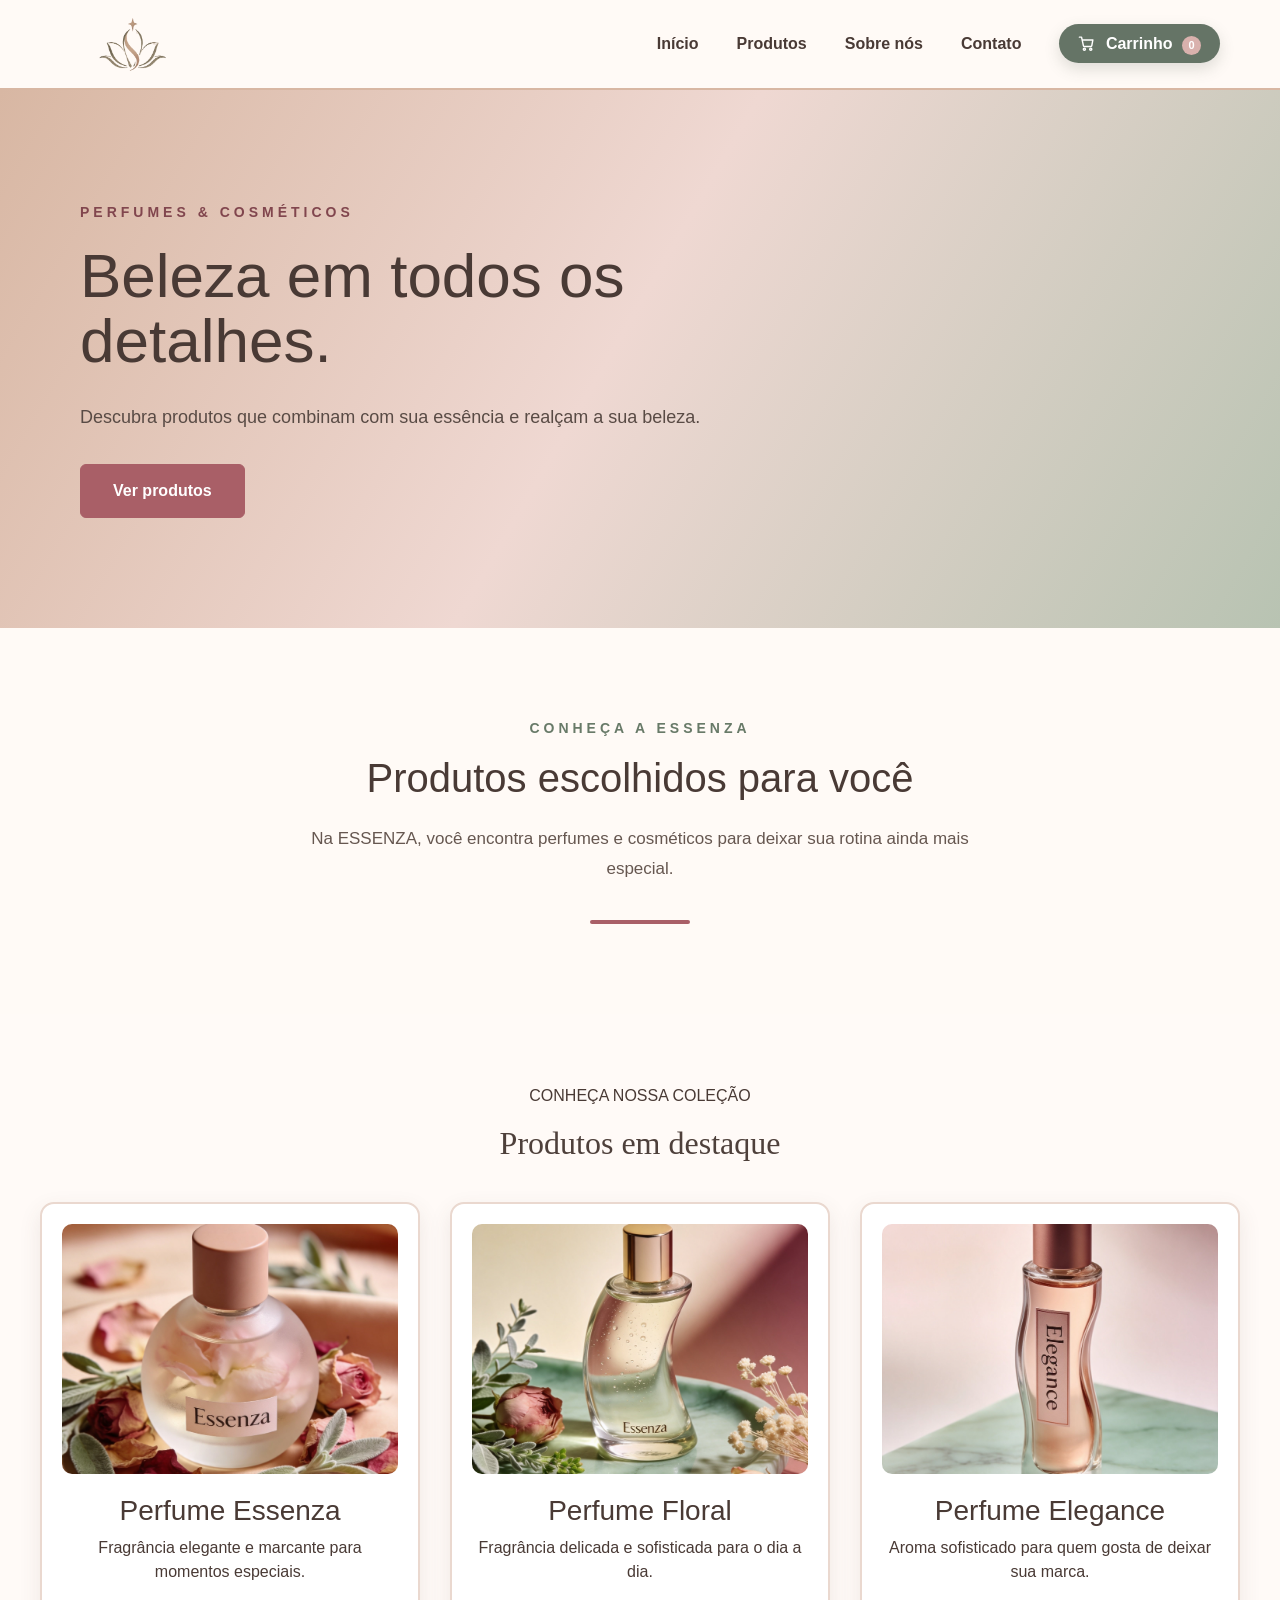
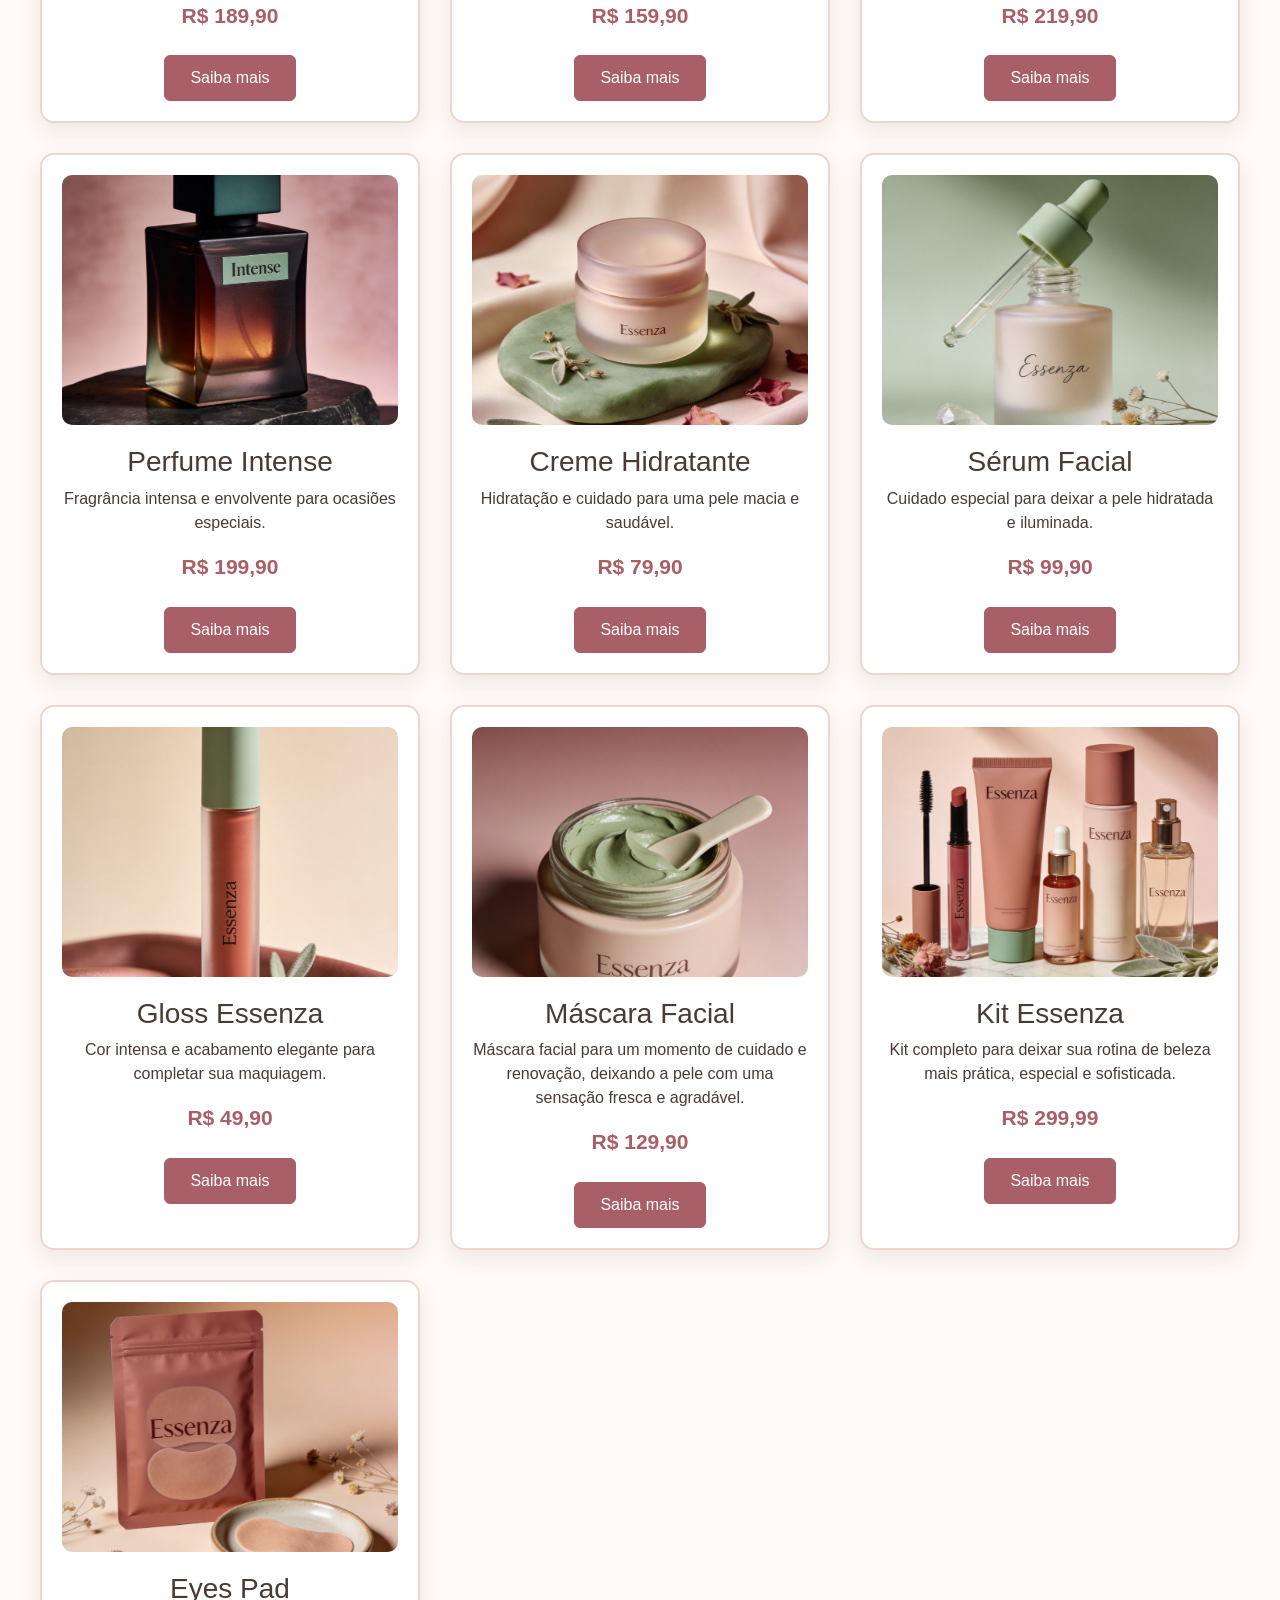
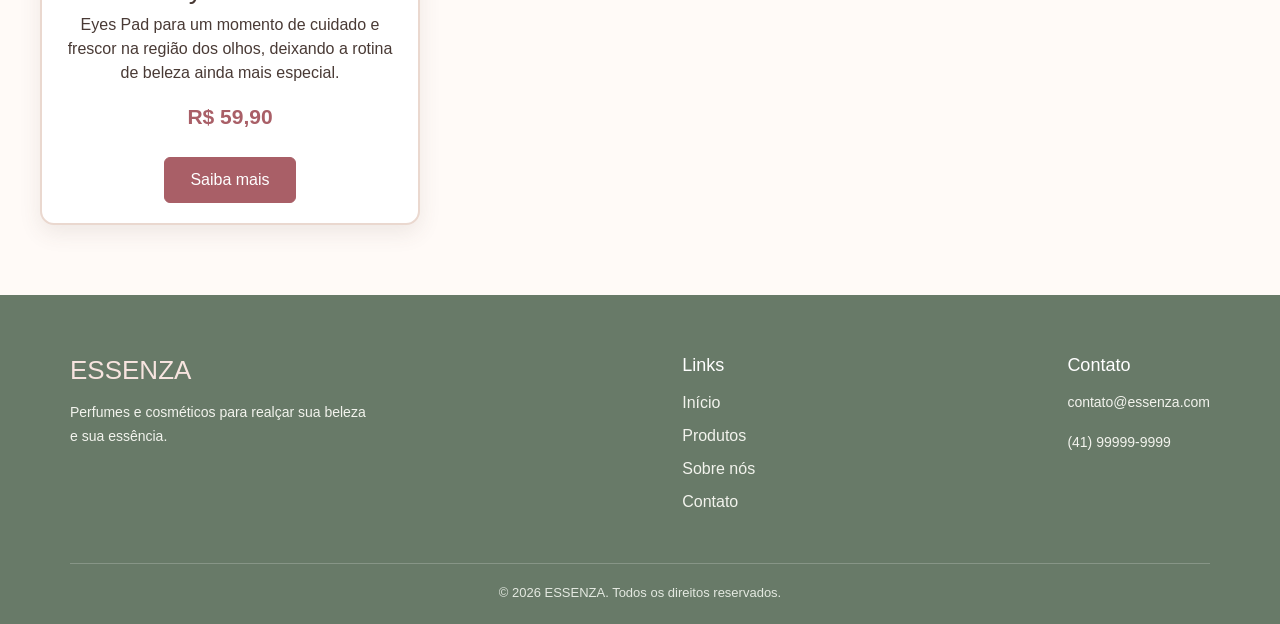
<file: index.html>
<!DOCTYPE html>

<html lang="pt-br">

<head>

    <meta charset="UTF-8">
    <meta name="viewport" content="width=device-width, initial-scale=1.0">

    <title>ESSENZA | Perfumes & Cosméticos</title>

    
    <link href="https://cdn.jsdelivr.net/npm/bootstrap@5.3.3/dist/css/bootstrap.min.css" rel="stylesheet">

  
    <link rel="stylesheet" href="style.css">

</head>

<body>

  

    <nav class="navbar navbar-expand-lg">

        <div class="menu-navbar">

            <a class="navbar-brand" href="index.html">
                <img src="essenza-flor-logo.png" alt="ESSENZA">
            </a>

            <ul class="menu-links">

                <li>
                    <a href="index.html">Início</a>
                </li>

                <li>
                    <a href="produtos.html">Produtos</a>
                </li>

                <li>
                    <a href="sobre.html">Sobre nós</a>
                </li>

                <li>
                    <a href="contato.html">Contato</a>
                </li>

                <li>
                    <a href="carrinho.html" class="link-carrinho">
                        <svg xmlns="http://www.w3.org/2000/svg" width="17" height="17" viewBox="0 0 24 24" fill="none" stroke="currentColor" stroke-width="2" stroke-linecap="round" stroke-linejoin="round" style="vertical-align:-3px;margin-right:6px"><circle cx="9" cy="20" r="1.5"/><circle cx="18" cy="20" r="1.5"/><path d="M2 3h3l2.7 12.4a1 1 0 0 0 1 .8h9.7a1 1 0 0 0 1-.8L21 7H6"/></svg>
                        Carrinho
                        <span id="contador-carrinho">0</span>
                    </a>
                </li>

            </ul>

        </div>

    </nav>


  

    <section class="banner">

        <div class="banner-conteudo">

            <div class="banner-texto">

                <p>PERFUMES & COSMÉTICOS</p>

                <h1>
                    Beleza em todos
                    os detalhes.
                </h1>

                <p>
                    Descubra produtos que combinam com
                    sua essência e realçam a sua beleza.
                </p>

                <a href="produtos.html" class="btn btn-primary">
                    Ver produtos
                </a>

            </div>

        </div>

    </section>


   

    <section class="destaque">

        <div class="destaque-conteudo">

            <div class="destaque-texto">

                <p>CONHEÇA A ESSENZA</p>

                <h2>Produtos escolhidos para você</h2>

                <p>
                    Na ESSENZA, você encontra perfumes e cosméticos
                    para deixar sua rotina ainda mais especial.
                </p>

            </div>

        </div>

    </section>


 

    <section class="produtos">

        <div class="produtos-titulo">
            <p>CONHEÇA NOSSA COLEÇÃO</p>
            <h2>Produtos em destaque</h2>
        </div>

        <div class="lista-produtos">
            <div class="produto">
                <img src="essenza.jpeg" alt="Perfume Essenza">
                <h3>Perfume Essenza</h3>
                <p>Fragrância elegante e marcante para momentos especiais.</p>
                <p class="preco">R$ 189,90</p>
                <a href="essenza.html" class="btn btn-primary">Saiba mais</a>
            </div>
            <div class="produto">
                <img src="floral.jpeg" alt="Perfume Floral">
                <h3>Perfume Floral</h3>
                <p>Fragrância delicada e sofisticada para o dia a dia.</p>
                <p class="preco">R$ 159,90</p>
                <a href="floral.html" class="btn btn-primary">Saiba mais</a>
            </div>
            <div class="produto">
                <img src="elegance.jpeg" alt="Perfume Elegance">
                <h3>Perfume Elegance</h3>
                <p>Aroma sofisticado para quem gosta de deixar sua marca.</p>
                <p class="preco">R$ 219,90</p>
                <a href="elegance.html" class="btn btn-primary">Saiba mais</a>
            </div>
            <div class="produto">
                <img src="intense.jpeg" alt="Perfume Intense">
                <h3>Perfume Intense</h3>
                <p>Fragrância intensa e envolvente para ocasiões especiais.</p>
                <p class="preco">R$ 199,90</p>
                <a href="intense.html" class="btn btn-primary">Saiba mais</a>
            </div>
            <div class="produto">
                <img src="creme.jpeg" alt="Creme Hidratante">
                <h3>Creme Hidratante</h3>
                <p>Hidratação e cuidado para uma pele macia e saudável.</p>
                <p class="preco">R$ 79,90</p>
                <a href="creme.html" class="btn btn-primary">Saiba mais</a>
            </div>
            <div class="produto">
                <img src="serum.jpeg" alt="Sérum Facial">
                <h3>Sérum Facial</h3>
                <p>Cuidado especial para deixar a pele hidratada e iluminada.</p>
                <p class="preco">R$ 99,90</p>
                <a href="serum.html" class="btn btn-primary">Saiba mais</a>
            </div>
            <div class="produto">
                <img src="gloss.jpeg" alt="Gloss Essenza">
                <h3>Gloss Essenza</h3>
                <p>Cor intensa e acabamento elegante para completar sua maquiagem.</p>
                <p class="preco">R$ 49,90</p>
                <a href="gloss.html" class="btn btn-primary">Saiba mais</a>
            </div>
            <div class="produto">
                <img src="mascara.jpeg" alt="Máscara Facial">
                <h3>Máscara Facial</h3>
                <p>Máscara facial para um momento de cuidado e renovação, deixando a pele com uma sensação fresca e agradável.</p>
                <p class="preco">R$ 129,90</p>
                <a href="mascara.html" class="btn btn-primary">Saiba mais</a>
            </div>
            <div class="produto">
                <img src="kit.jpeg" alt="Kit Essenza">
                <h3>Kit Essenza</h3>
                <p>Kit completo para deixar sua rotina de beleza mais prática, especial e sofisticada.</p>
                <p class="preco">R$ 299,99</p>
                <a href="kit.html" class="btn btn-primary">Saiba mais</a>
            </div>
            <div class="produto">
                <img src="olhos.jpeg" alt="Eyes Pad">
                <h3>Eyes Pad</h3>
                <p>Eyes Pad para um momento de cuidado e frescor na região dos olhos, deixando a rotina de beleza ainda mais especial.</p>
                <p class="preco">R$ 59,90</p>
                <a href="eyes.html" class="btn btn-primary">Saiba mais</a>
            </div>
        </div>

    </section>

    <footer class="footer">

        <div class="footer-conteudo">

            <div>

                <h3>ESSENZA</h3>

                <p>
                    Perfumes e cosméticos para realçar
                    sua beleza e sua essência.
                </p>

            </div>


            <div>

                <h4>Links</h4>

                <a href="index.html">Início</a>
                <a href="produtos.html">Produtos</a>
                <a href="sobre.html">Sobre nós</a>
                <a href="contato.html">Contato</a>

            </div>


            <div>

                <h4>Contato</h4>

                <p>contato@essenza.com</p>
                <p>(41) 99999-9999</p>

            </div>

        </div>


        <div class="footer-final">

            <p>
                © 2026 ESSENZA. Todos os direitos reservados.
            </p>

        </div>

    </footer>

    <script src="script.js"></script>
    


</body>

</html>
</file>
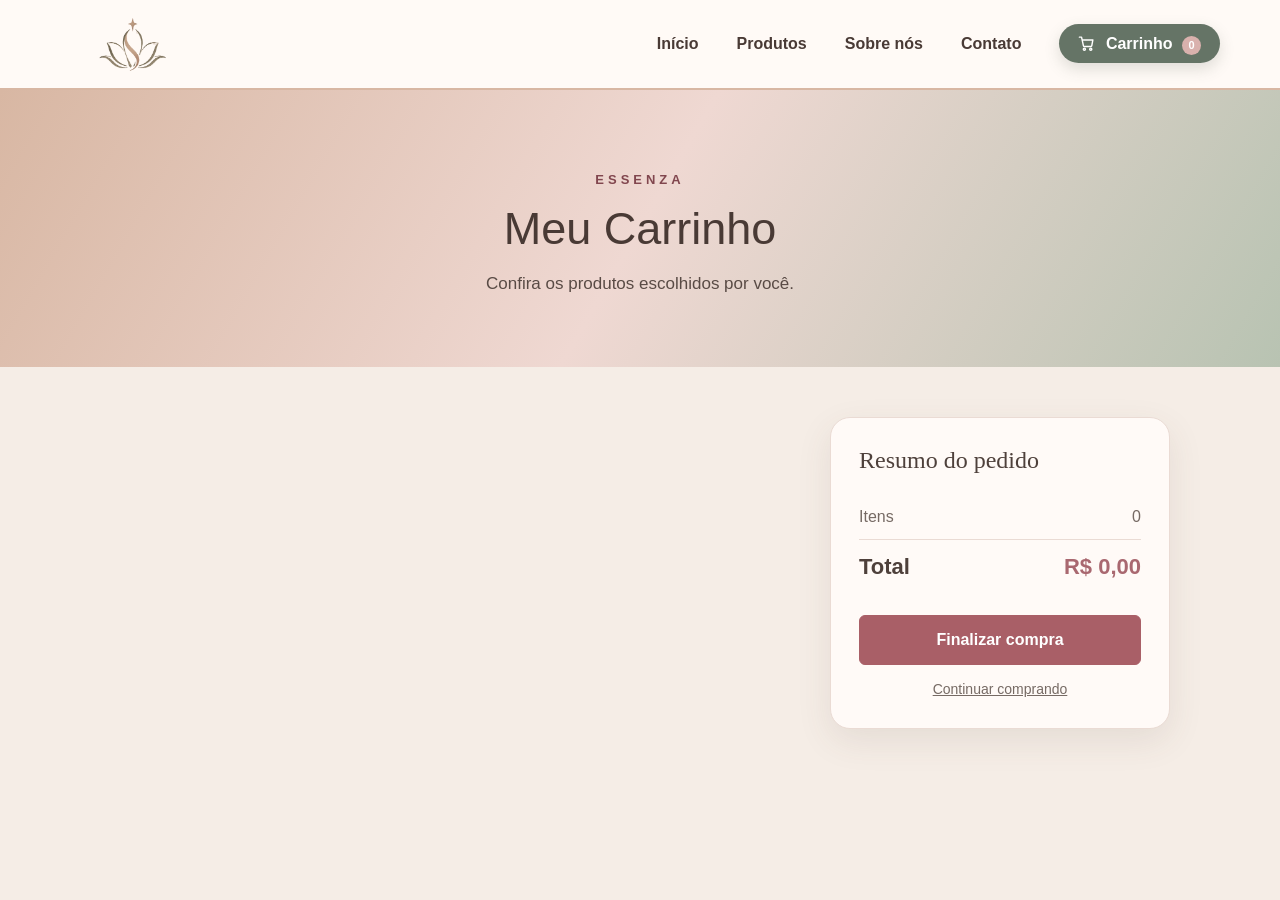
<file: carrinho.html>
<!DOCTYPE html>
<html lang="pt-br">

<head>

    <meta charset="UTF-8">

    <meta name="viewport" content="width=device-width, initial-scale=1.0">

    <title>ESSENZA | Carrinho</title>

    <link href="https://cdn.jsdelivr.net/npm/bootstrap@5.3.3/dist/css/bootstrap.min.css" rel="stylesheet">

    <link rel="stylesheet" href="produtos.css">

    <link rel="stylesheet" href="carrinho.css">

</head>

<body>

    <nav class="navbar navbar-expand-lg">

        <div class="menu-navbar">

            <a class="navbar-brand" href="index.html">

                <img src="essenza-flor-logo.png" alt="ESSENZA">

            </a>

            <ul class="menu-links">

                <li>
                    <a href="index.html">Início</a>
                </li>

                <li>
                    <a href="produtos.html">Produtos</a>
                </li>

                <li>
                    <a href="sobre.html">Sobre nós</a>
                </li>

                <li>
                    <a href="contato.html">Contato</a>
                </li>

                <li>
                    <a href="carrinho.html" class="link-carrinho">
                        <svg xmlns="http://www.w3.org/2000/svg" width="17" height="17" viewBox="0 0 24 24" fill="none" stroke="currentColor" stroke-width="2" stroke-linecap="round" stroke-linejoin="round" style="vertical-align:-3px;margin-right:6px"><circle cx="9" cy="20" r="1.5"/><circle cx="18" cy="20" r="1.5"/><path d="M2 3h3l2.7 12.4a1 1 0 0 0 1 .8h9.7a1 1 0 0 0 1-.8L21 7H6"/></svg>
                        Carrinho
                        <span id="contador-carrinho">0</span>
                    </a>
                </li>

            </ul>

        </div>

    </nav>

    <section class="titulo-produtos">

        <p>ESSENZA</p>

        <h1>Meu Carrinho</h1>

        <p>
            Confira os produtos escolhidos por você.
        </p>

    </section>

    <section class="carrinho-pagina">

        <div class="carrinho-layout">

            <div class="carrinho-itens" id="lista-carrinho"></div>

            <aside class="carrinho-resumo">

                <h3>Resumo do pedido</h3>

                <div class="resumo-linha">
                    <span>Itens</span>
                    <span id="resumo-itens">0</span>
                </div>

                <div class="resumo-linha resumo-total">
                    <span>Total</span>
                    <span>R$ <span id="total-carrinho">0,00</span></span>
                </div>

                <button class="btn btn-primary w-100" onclick="finalizarCompra()">
                    Finalizar compra
                </button>

                <a href="produtos.html" class="continuar-comprando">Continuar comprando</a>

            </aside>

        </div>

    </section>

    <section id="pagamento" class="pagamento-box">

        <h2>Finalizar pedido</h2>

        <p class="pagamento-subtitulo">
            Escolha sua forma de pagamento.
        </p>

        <div class="forma-pagamento">

            <button
                id="btn-pix"
                onclick="selecionarPagamento('pix')">

                Pix

            </button>

            <button
                id="btn-boleto"
                onclick="selecionarPagamento('boleto')">

                Boleto

            </button>

            <button
                id="btn-credito"
                onclick="selecionarPagamento('credito')">

                Cartão de crédito

            </button>

        </div>

        <div
            id="opcoes-parcelamento"
            class="opcoes-parcelamento">

            <label for="parcelas">
                Escolha o número de parcelas:
            </label>

            <select id="parcelas" onchange="atualizarParcela()"></select>

        </div>

        <div class="pagamento-resumo">

            <p>
                Forma de pagamento:
                <strong id="forma-escolhida">
                    Selecione uma opção
                </strong>
            </p>

            <p id="texto-parcela"></p>

            <p class="valor-final">
                Total: R$
                <span id="valor-pagamento">0,00</span>
            </p>

        </div>

        <button
            class="btn-confirmar"
            onclick="confirmarPagamento()">

            Confirmar pagamento

        </button>

        <button
            class="btn-cancelar"
            onclick="fecharPagamento()">

            Voltar

        </button>

    </section>

    <script src="script.js"></script>

</body>

</html>
</file>
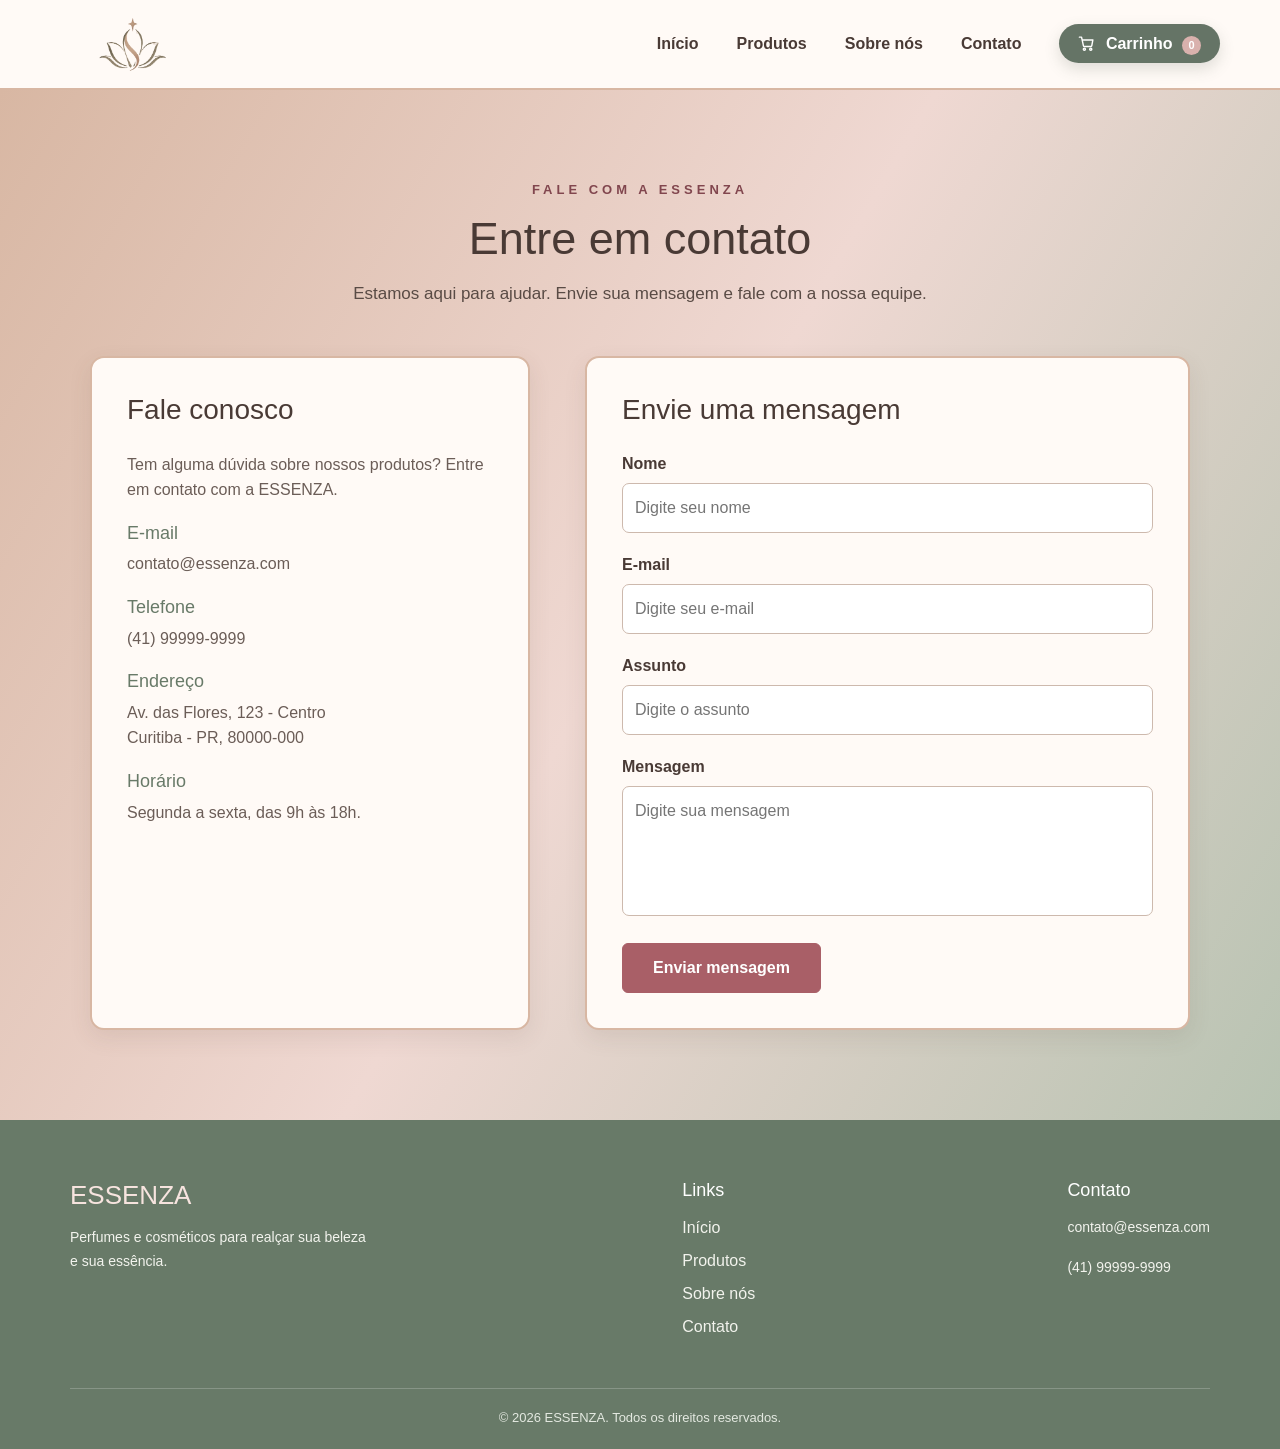
<file: contato.html>
<!DOCTYPE html>
<html lang="pt-br">

<head>

    <meta charset="UTF-8">

    <meta name="viewport" content="width=device-width, initial-scale=1.0">

    <title>ESSENZA | Contato</title>

  
    <link href="https://cdn.jsdelivr.net/npm/bootstrap@5.3.3/dist/css/bootstrap.min.css" rel="stylesheet">

    
    <link rel="stylesheet" href="contato.css">

</head>

<body>


    <nav class="navbar navbar-expand-lg">

        <div class="menu-navbar">

            <a class="navbar-brand" href="index.html">
                <img src="essenza-flor-logo.png" alt="ESSENZA">
            </a>

            <ul class="menu-links">

                <li>
                    <a href="index.html">Início</a>
                </li>

                <li>
                    <a href="produtos.html">Produtos</a>
                </li>

                <li>
                    <a href="sobre.html">Sobre nós</a>
                </li>

                <li>
                    <a href="contato.html">Contato</a>
                </li>

                <li>
                    <a href="carrinho.html" class="link-carrinho">
                        <svg xmlns="http://www.w3.org/2000/svg" width="17" height="17" viewBox="0 0 24 24" fill="none" stroke="currentColor" stroke-width="2" stroke-linecap="round" stroke-linejoin="round" style="vertical-align:-3px;margin-right:6px"><circle cx="9" cy="20" r="1.5"/><circle cx="18" cy="20" r="1.5"/><path d="M2 3h3l2.7 12.4a1 1 0 0 0 1 .8h9.7a1 1 0 0 0 1-.8L21 7H6"/></svg>
                        Carrinho
                        <span id="contador-carrinho">0</span>
                    </a>
                </li>
            </ul>

        </div>

    </nav>


    

    <section class="contato">

        <div class="contato-titulo">

            <p>FALE COM A ESSENZA</p>

            <h1>Entre em contato</h1>

            <p>
                Estamos aqui para ajudar. Envie sua mensagem
                e fale com a nossa equipe.
            </p>

        </div>


        <div class="contato-conteudo">


           

            <div class="informacoes">

                <h2>Fale conosco</h2>

                <p>
                    Tem alguma dúvida sobre nossos produtos?
                    Entre em contato com a ESSENZA.
                </p>

                <h3>E-mail</h3>

                <p>
                    contato@essenza.com
                </p>

                <h3>Telefone</h3>

                <p>
                    (41) 99999-9999
                </p>

                <h3>Endereço</h3>
                <p>
                    Av. das Flores, 123 - Centro<br>
                    Curitiba - PR, 80000-000
                </p>

                <h3>Horário</h3>

                <p>
                    Segunda a sexta, das 9h às 18h.
                </p>

            </div>



            <div class="formulario">

                <h2>Envie uma mensagem</h2>

                <form>

                    <label for="nome">
                        Nome
                    </label>

                    <input
                        type="text"
                        id="nome"
                        name="nome"
                        placeholder="Digite seu nome"
                    >


                    <label for="email">
                        E-mail
                    </label>

                    <input
                        type="email"
                        id="email"
                        name="email"
                        placeholder="Digite seu e-mail"
                    >


                    <label for="assunto">
                        Assunto
                    </label>

                    <input
                        type="text"
                        id="assunto"
                        name="assunto"
                        placeholder="Digite o assunto"
                    >


                    <label for="mensagem">
                        Mensagem
                    </label>

                    <textarea
                        id="mensagem"
                        name="mensagem"
                        placeholder="Digite sua mensagem"
                    ></textarea>


                    <button
                        type="submit"
                        class="btn btn-primary"
                    >
                        Enviar mensagem
                    </button>

                </form>

            </div>

        </div>

    </section>


   

    <footer class="footer">

        <div class="footer-conteudo">


            <div>

                <h3>ESSENZA</h3>

                <p>
                    Perfumes e cosméticos para realçar
                    sua beleza e sua essência.
                </p>

            </div>


            <div>

                <h4>Links</h4>

                <a href="index.html">
                    Início
                </a>

                <a href="produtos.html">
                    Produtos
                </a>

                <a href="sobre.html">
                    Sobre nós
                </a>

                <a href="contato.html">
                    Contato
                </a>

            </div>


            <div>

                <h4>Contato</h4>

                <p>
                    contato@essenza.com
                </p>

                <p>
                    (41) 99999-9999
                </p>

            </div>

        </div>


        <div class="footer-final">

            <p>
                © 2026 ESSENZA. Todos os direitos reservados.
            </p>

        </div>

    </footer>


    <script src="script.js"></script>
</body>

</html>
</file>
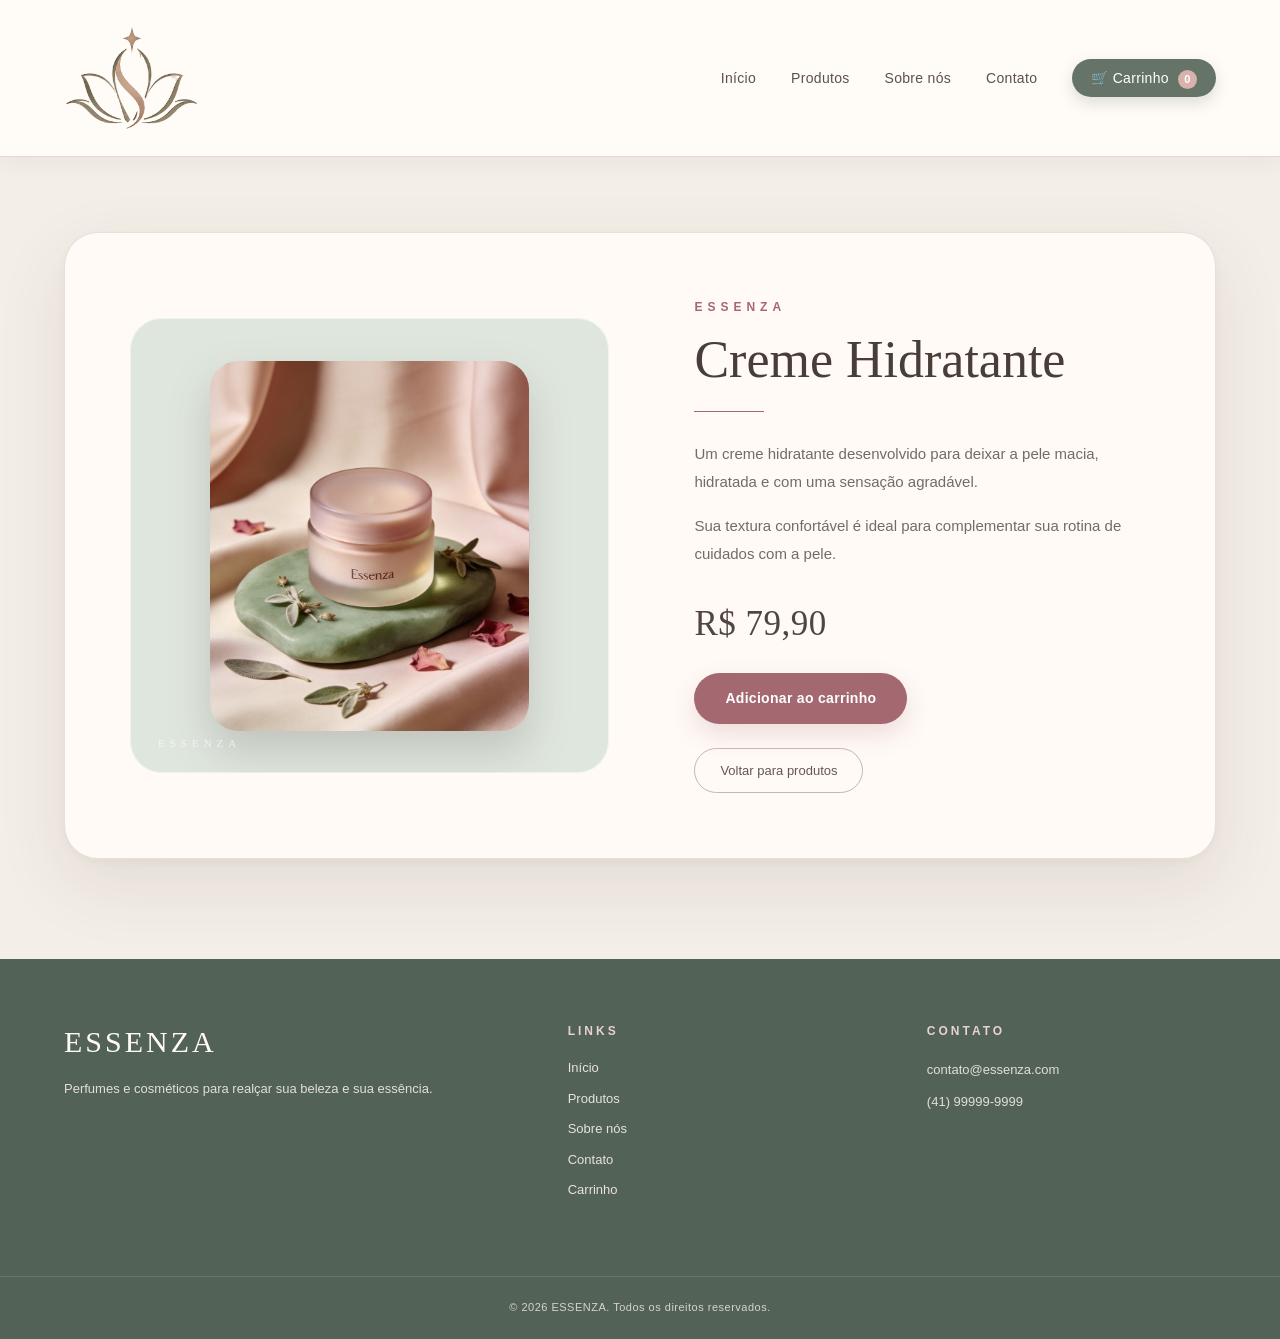
<file: creme.html>
<!DOCTYPE html>

<html lang="pt-br">

<head>

    <meta charset="UTF-8">

    <meta name="viewport" content="width=device-width, initial-scale=1.0">

    <title>ESSENZA | Creme Hidratante</title>

    <link href="https://cdn.jsdelivr.net/npm/bootstrap@5.3.3/dist/css/bootstrap.min.css" rel="stylesheet">

    <link rel="stylesheet" href="produto.css">

</head>

<body>

    <nav class="navbar navbar-expand-lg">

        <div class="menu-navbar">

            <a class="navbar-brand" href="index.html">
                <img src="essenza-flor-logo.png" alt="ESSENZA">
            </a>

            <ul class="menu-links">

                <li><a href="index.html">Início</a></li>

                <li><a href="produtos.html">Produtos</a></li>

                <li><a href="sobre.html">Sobre nós</a></li>

                <li><a href="contato.html">Contato</a></li>

                <li>
                    <a href="carrinho.html" class="link-carrinho">
                        🛒 Carrinho
                        <span id="contador-carrinho">0</span>
                    </a>
                </li>

            </ul>

        </div>

    </nav>


    <section class="produto-detalhes">

        <div class="produto-imagem">
            <img src="creme.jpeg" alt="Creme Hidratante">
        </div>

        <div class="produto-informacoes">

            <p>ESSENZA</p>

            <h1>Creme Hidratante</h1>

            <p>
                Um creme hidratante desenvolvido para
                deixar a pele macia, hidratada e com
                uma sensação agradável.
            </p>

            <p>
                Sua textura confortável é ideal para
                complementar sua rotina de cuidados
                com a pele.
            </p>

            <h2 class="preco">R$ 79,90</h2>

            <button
                class="btn btn-primary adicionar-carrinho"
                data-nome="Creme Hidratante"
                data-preco="79.90">

                Adicionar ao carrinho

            </button>

            <br><br>

            <a href="produtos.html" class="btn btn-secondary">
                Voltar para produtos
            </a>

        </div>

    </section>


    <footer class="footer">

        <div class="footer-conteudo">

            <div>
                <h3>ESSENZA</h3>

                <p>
                    Perfumes e cosméticos para realçar
                    sua beleza e sua essência.
                </p>
            </div>

            <div>
                <h4>Links</h4>

                <a href="index.html">Início</a>
                <a href="produtos.html">Produtos</a>
                <a href="sobre.html">Sobre nós</a>
                <a href="contato.html">Contato</a>
                <a href="carrinho.html">Carrinho</a>
            </div>

            <div>
                <h4>Contato</h4>

                <p>contato@essenza.com</p>
                <p>(41) 99999-9999</p>
            </div>

        </div>

        <div class="footer-final">

            <p>© 2026 ESSENZA. Todos os direitos reservados.</p>

        </div>

    </footer>


    <script src="script.js"></script>

</body>
</html>
</file>
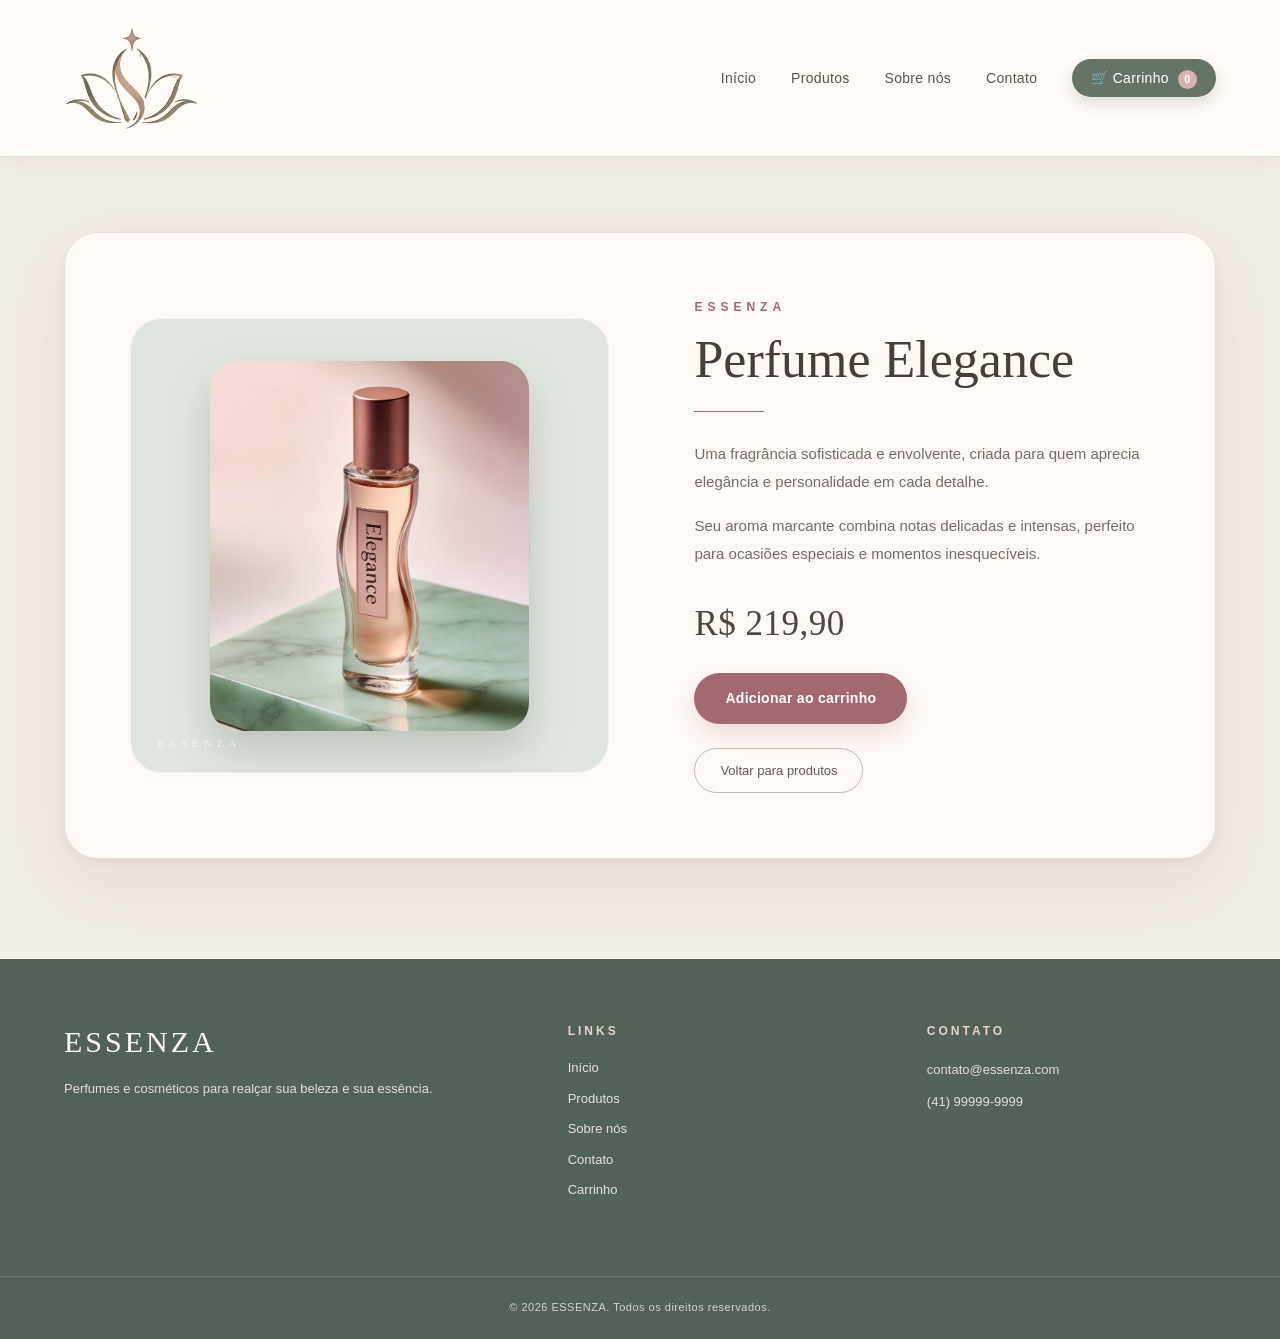
<file: elegance.html>
<!DOCTYPE html>

<html lang="pt-br">

<head>

    <meta charset="UTF-8">

    <meta name="viewport" content="width=device-width, initial-scale=1.0">

    <title>ESSENZA | Perfume Elegance</title>

    <link href="https://cdn.jsdelivr.net/npm/bootstrap@5.3.3/dist/css/bootstrap.min.css" rel="stylesheet">

    <link rel="stylesheet" href="produto.css">
  
</head>

<body>

    <nav class="navbar navbar-expand-lg">

        <div class="menu-navbar">

            <a class="navbar-brand" href="index.html">

                <img src="essenza-flor-logo.png" alt="ESSENZA">

            </a>

            <ul class="menu-links">

                <li>
                    <a href="index.html">Início</a>
                </li>

                <li>
                    <a href="produtos.html">Produtos</a>
                </li>

                <li>
                    <a href="sobre.html">Sobre nós</a>
                </li>

                <li>
                    <a href="contato.html">Contato</a>
                </li>

                <li>
                    <a href="carrinho.html" class="link-carrinho">
                        🛒 Carrinho
                        <span id="contador-carrinho">0</span>
                    </a>
                </li>

            </ul>

        </div>

    </nav>


    <section class="produto-detalhes">

        <div class="produto-imagem">

            <img src="elegance.jpeg" alt="Perfume Elegance">

        </div>


        <div class="produto-informacoes">

            <p>ESSENZA</p>

            <h1>Perfume Elegance</h1>

            <p>
                Uma fragrância sofisticada e envolvente,
                criada para quem aprecia elegância e
                personalidade em cada detalhe.
            </p>

            <p>
                Seu aroma marcante combina notas delicadas
                e intensas, perfeito para ocasiões especiais
                e momentos inesquecíveis.
            </p>

            <h2 class="preco">
                R$ 219,90
            </h2>

            <button
                class="btn btn-primary adicionar-carrinho"
                data-nome="Perfume Elegance"
                data-preco="219.90">

                Adicionar ao carrinho

            </button>

            <br><br>

            <a href="produtos.html" class="btn btn-secondary">
                Voltar para produtos
            </a>

        </div>

    </section>


    <footer class="footer">

        <div class="footer-conteudo">

            <div>

                <h3>ESSENZA</h3>

                <p>
                    Perfumes e cosméticos para realçar
                    sua beleza e sua essência.
                </p>

            </div>

            <div>

                <h4>Links</h4>

                <a href="index.html">Início</a>

                <a href="produtos.html">Produtos</a>

                <a href="sobre.html">Sobre nós</a>

                <a href="contato.html">Contato</a>

                <a href="carrinho.html">Carrinho</a>

            </div>

            <div>

                <h4>Contato</h4>

                <p>contato@essenza.com</p>

                <p>(41) 99999-9999</p>

            </div>

        </div>

        <div class="footer-final">

            <p>
                © 2026 ESSENZA. Todos os direitos reservados.
            </p>

        </div>

    </footer>


    <script src="script.js"></script>

</body>

</html>
</file>
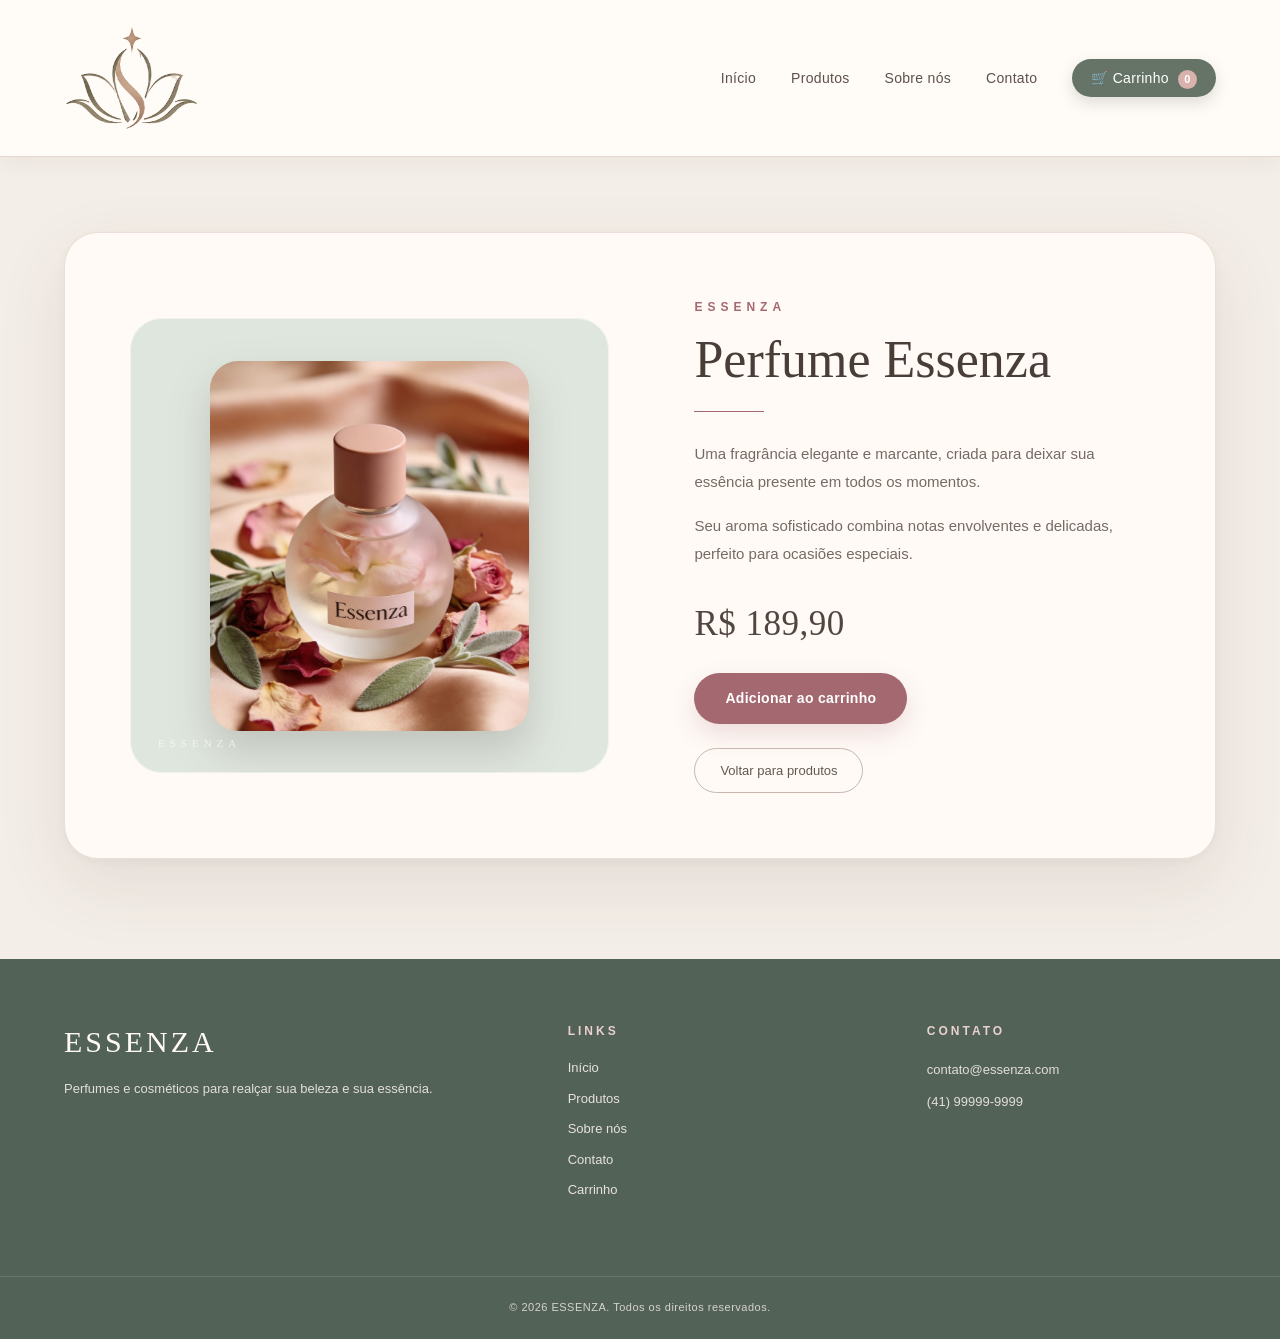
<file: essenza.html>
<!DOCTYPE html>

<html lang="pt-br">

<head>

    <meta charset="UTF-8">

    <meta name="viewport" content="width=device-width, initial-scale=1.0">

    <title>ESSENZA | Perfume Essenza</title>

    
    <link href="https://cdn.jsdelivr.net/npm/bootstrap@5.3.3/dist/css/bootstrap.min.css" rel="stylesheet">
    
    <link rel="stylesheet" href="produto.css">
   
</head>

<body>


   

    <nav class="navbar navbar-expand-lg">

        <div class="menu-navbar">

            <a class="navbar-brand" href="index.html">

                <img src="essenza-flor-logo.png" alt="ESSENZA">

            </a>


            <ul class="menu-links">

                <li>
                    <a href="index.html">Início</a>
                </li>

                <li>
                    <a href="produtos.html">Produtos</a>
                </li>

                <li>
                    <a href="sobre.html">Sobre nós</a>
                </li>

                <li>
                    <a href="contato.html">Contato</a>
                </li>

                <li>
                    <a href="carrinho.html" class="link-carrinho">
                        🛒 Carrinho
                        <span id="contador-carrinho">0</span>
                    </a>
                </li>

            </ul>

        </div>

    </nav>




    <section class="produto-detalhes">

        <div class="produto-imagem">

            <img src="essenza.jpeg" alt="Perfume Essenza">

        </div>


        <div class="produto-informacoes">

            <p>ESSENZA</p>

            <h1>Perfume Essenza</h1>

            <p>
                Uma fragrância elegante e marcante,
                criada para deixar sua essência presente
                em todos os momentos.
            </p>

            <p>
                Seu aroma sofisticado combina notas
                envolventes e delicadas, perfeito para
                ocasiões especiais.
            </p>


            <h2 class="preco">
                R$ 189,90
            </h2>


            <button
                class="btn btn-primary adicionar-carrinho"
                data-nome="Perfume Essenza"
                data-preco="189.90">

                Adicionar ao carrinho

            </button>


            <br><br>

            <a href="produtos.html" class="btn btn-secondary">
                Voltar para produtos
            </a>

        </div>

    </section>


   

    <footer class="footer">

        <div class="footer-conteudo">

            <div>

                <h3>ESSENZA</h3>

                <p>
                    Perfumes e cosméticos para realçar
                    sua beleza e sua essência.
                </p>

            </div>


            <div>

                <h4>Links</h4>

                <a href="index.html">Início</a>

                <a href="produtos.html">Produtos</a>

                <a href="sobre.html">Sobre nós</a>

                <a href="contato.html">Contato</a>

                <a href="carrinho.html">Carrinho</a>

            </div>


            <div>

                <h4>Contato</h4>

                <p>contato@essenza.com</p>

                <p>(41) 99999-9999</p>

            </div>

        </div>


        <div class="footer-final">

            <p>
                © 2026 ESSENZA. Todos os direitos reservados.
            </p>

        </div>

    </footer>




    <script src="script.js"></script>


</body>

</html>
</file>
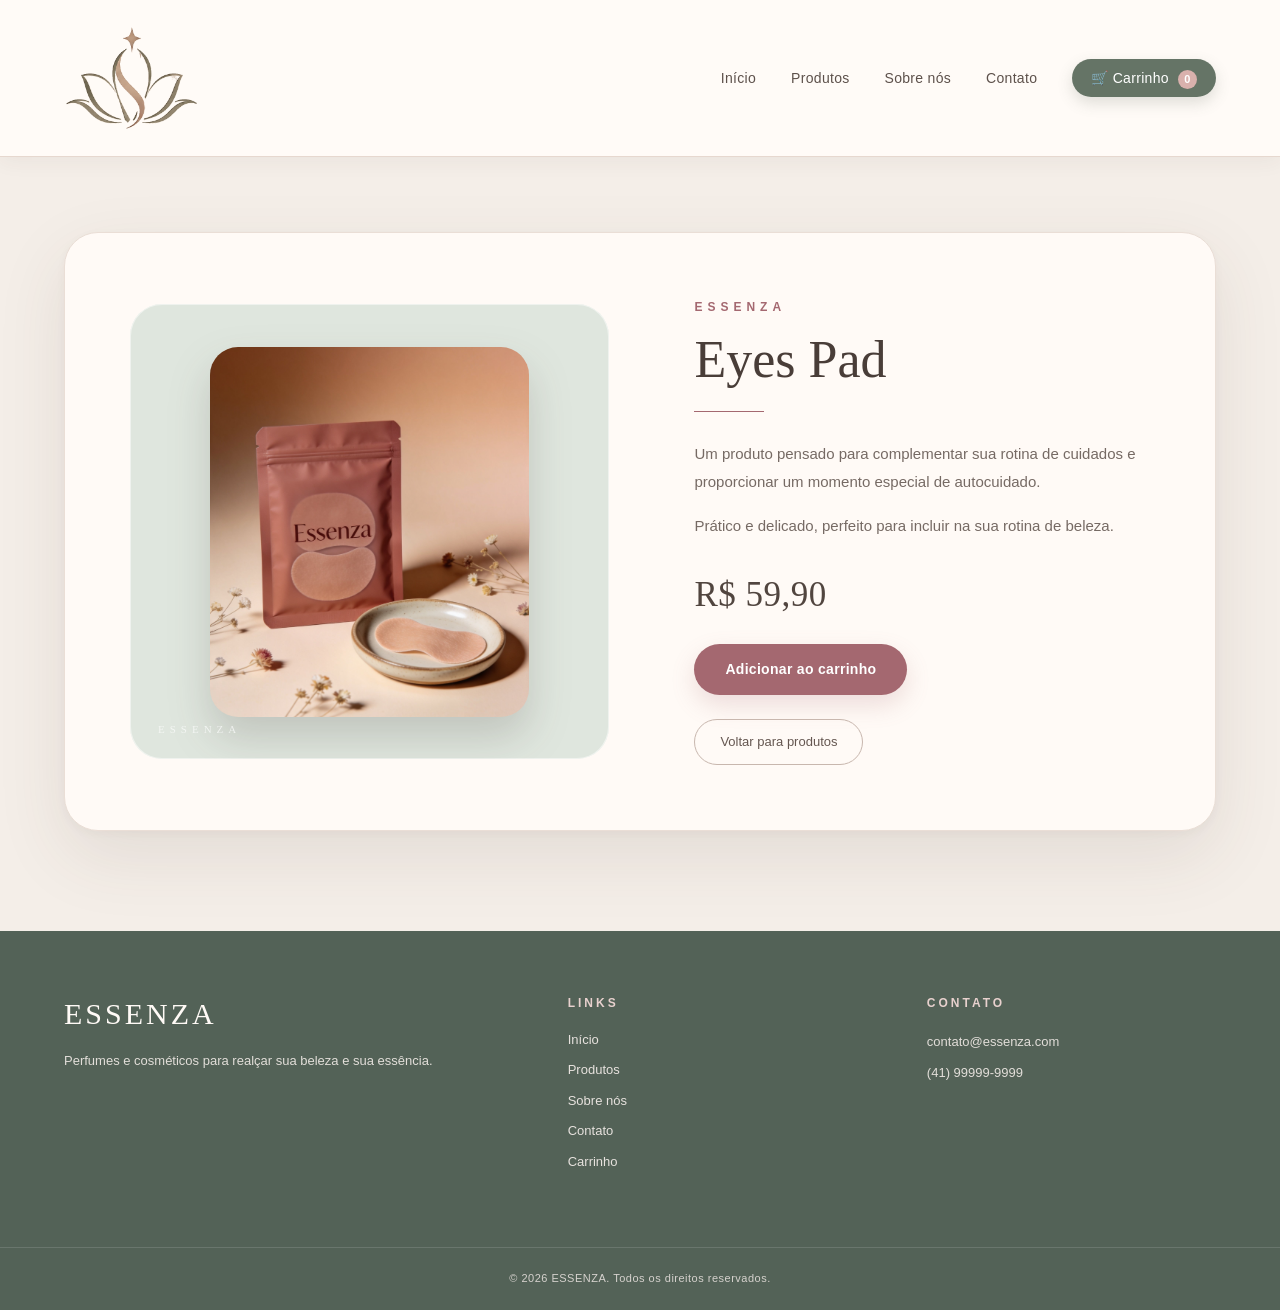
<file: eyes.html>
<!DOCTYPE html>

<html lang="pt-br">

<head>

    <meta charset="UTF-8">

    <meta name="viewport" content="width=device-width, initial-scale=1.0">

    <title>ESSENZA | Eyes Pad</title>

    <link href="https://cdn.jsdelivr.net/npm/bootstrap@5.3.3/dist/css/bootstrap.min.css" rel="stylesheet">

    <link rel="stylesheet" href="produto.css">
   
</head>

<body>

    <nav class="navbar navbar-expand-lg">

        <div class="menu-navbar">

            <a class="navbar-brand" href="index.html">
                <img src="essenza-flor-logo.png" alt="ESSENZA">
            </a>

            <ul class="menu-links">

                <li><a href="index.html">Início</a></li>
                <li><a href="produtos.html">Produtos</a></li>
                <li><a href="sobre.html">Sobre nós</a></li>
                <li><a href="contato.html">Contato</a></li>

                <li>
                    <a href="carrinho.html" class="link-carrinho">
                        🛒 Carrinho
                        <span id="contador-carrinho">0</span>
                    </a>
                </li>

            </ul>

        </div>

    </nav>


    <section class="produto-detalhes">

        <div class="produto-imagem">
            <img src="olhos.jpeg" alt="Eyes Pad">
        </div>

        <div class="produto-informacoes">

            <p>ESSENZA</p>

            <h1>Eyes Pad</h1>

            <p>
                Um produto pensado para complementar
                sua rotina de cuidados e proporcionar
                um momento especial de autocuidado.
            </p>

            <p>
                Prático e delicado, perfeito para
                incluir na sua rotina de beleza.
            </p>

            <h2 class="preco">R$ 59,90</h2>

            <button
                class="btn btn-primary adicionar-carrinho"
                data-nome="Eyes Pad"
                data-preco="59.90">

                Adicionar ao carrinho

            </button>

            <br><br>

            <a href="produtos.html" class="btn btn-secondary">
                Voltar para produtos
            </a>

        </div>

    </section>


    <footer class="footer">

        <div class="footer-conteudo">

            <div>
                <h3>ESSENZA</h3>

                <p>
                    Perfumes e cosméticos para realçar
                    sua beleza e sua essência.
                </p>
            </div>

            <div>
                <h4>Links</h4>

                <a href="index.html">Início</a>
                <a href="produtos.html">Produtos</a>
                <a href="sobre.html">Sobre nós</a>
                <a href="contato.html">Contato</a>
                <a href="carrinho.html">Carrinho</a>
            </div>

            <div>
                <h4>Contato</h4>

                <p>contato@essenza.com</p>
                <p>(41) 99999-9999</p>
            </div>

        </div>

        <div class="footer-final">

            <p>© 2026 ESSENZA. Todos os direitos reservados.</p>

        </div>

    </footer>


    <script src="script.js"></script>

</body>

</html>
</file>
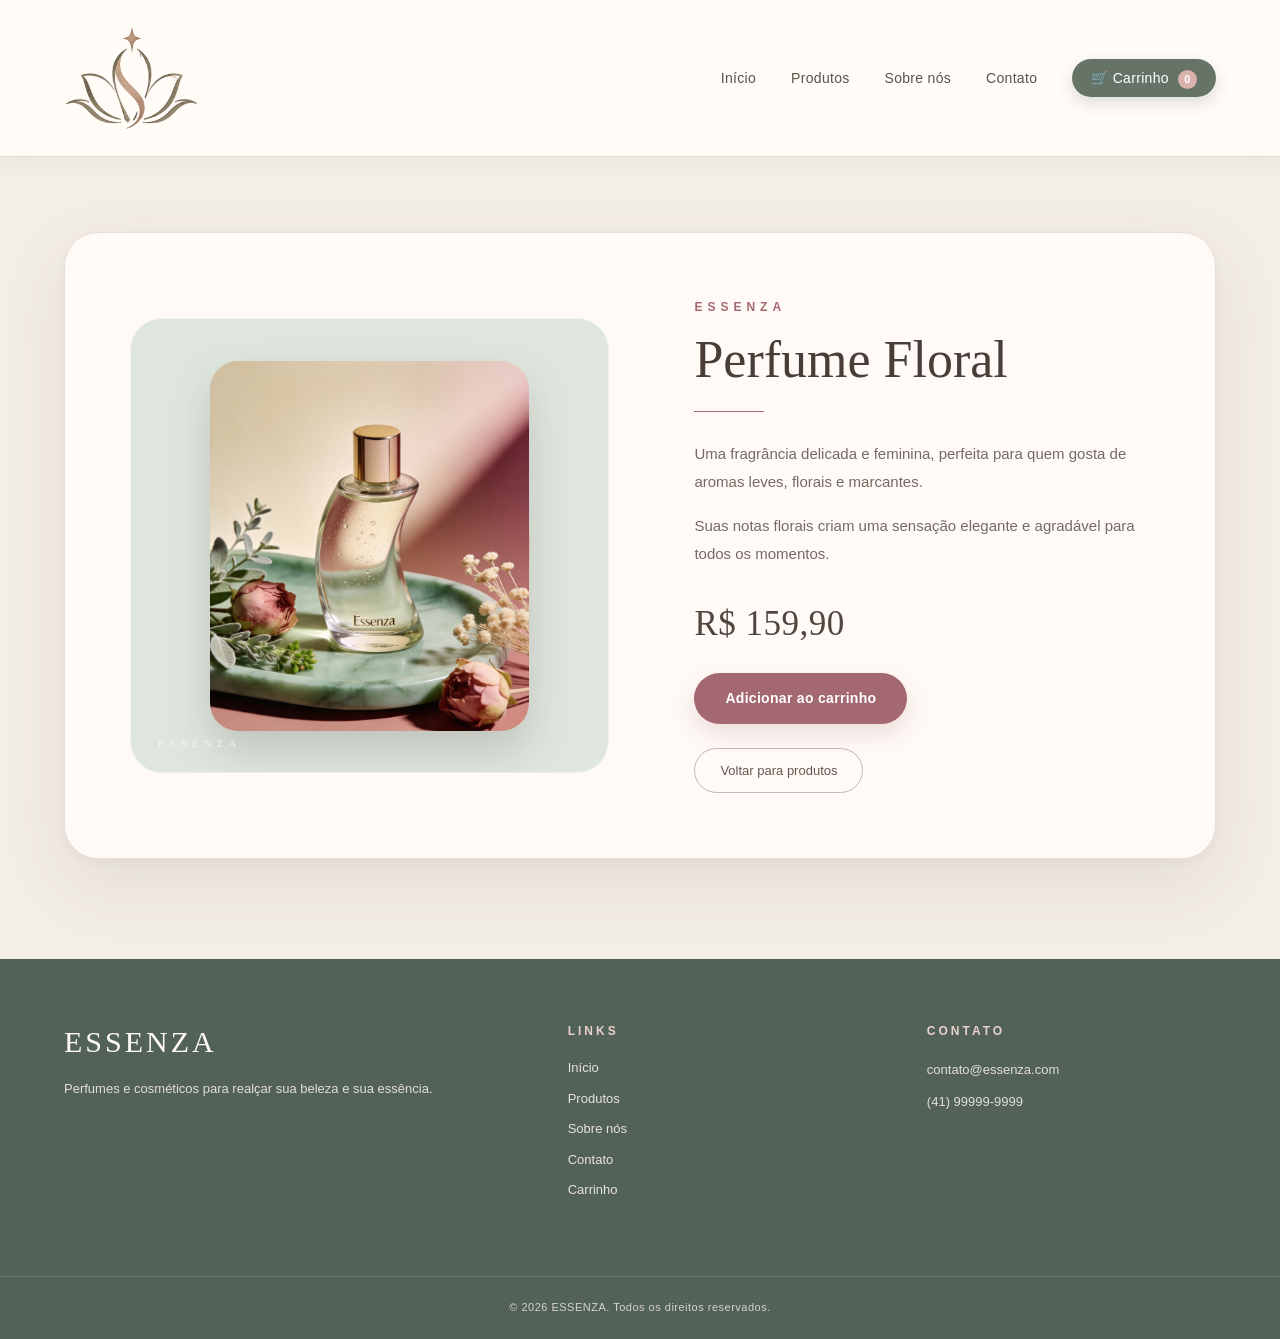
<file: floral.html>
<!DOCTYPE html>

<html lang="pt-br">

<head>

    <meta charset="UTF-8">

    <meta name="viewport" content="width=device-width, initial-scale=1.0">

    <title>ESSENZA | Perfume Floral</title>

    
    <link href="https://cdn.jsdelivr.net/npm/bootstrap@5.3.3/dist/css/bootstrap.min.css" rel="stylesheet">

    <link rel="stylesheet" href="produto.css">
   

</head>

<body>



    <nav class="navbar navbar-expand-lg">

        <div class="menu-navbar">

            <a class="navbar-brand" href="index.html">

                <img src="essenza-flor-logo.png" alt="ESSENZA">

            </a>


            <ul class="menu-links">

                <li>
                    <a href="index.html">Início</a>
                </li>

                <li>
                    <a href="produtos.html">Produtos</a>
                </li>

                <li>
                    <a href="sobre.html">Sobre nós</a>
                </li>

                <li>
                    <a href="contato.html">Contato</a>
                </li>

                <li>
                    <a href="carrinho.html" class="link-carrinho">
                        🛒 Carrinho
                        <span id="contador-carrinho">0</span>
                    </a>
                </li>

            </ul>

        </div>

    </nav>


    

    <section class="produto-detalhes">

        <div class="produto-imagem">

            <img src="floral.jpeg" alt="Perfume Floral">

        </div>


        <div class="produto-informacoes">

            <p>ESSENZA</p>

            <h1>Perfume Floral</h1>

            <p>
                Uma fragrância delicada e feminina,
                perfeita para quem gosta de aromas leves,
                florais e marcantes.
            </p>

            <p>
                Suas notas florais criam uma sensação
                elegante e agradável para todos os momentos.
            </p>


            <h2 class="preco">
                R$ 159,90
            </h2>


            <button
                class="btn btn-primary adicionar-carrinho"
                data-nome="Perfume Floral"
                data-preco="159.90">

                Adicionar ao carrinho

            </button>


            <br><br>


            <a href="produtos.html" class="btn btn-secondary">
                Voltar para produtos
            </a>

        </div>

    </section>


  

    <footer class="footer">

        <div class="footer-conteudo">

            <div>

                <h3>ESSENZA</h3>

                <p>
                    Perfumes e cosméticos para realçar
                    sua beleza e sua essência.
                </p>

            </div>


            <div>

                <h4>Links</h4>

                <a href="index.html">Início</a>

                <a href="produtos.html">Produtos</a>

                <a href="sobre.html">Sobre nós</a>

                <a href="contato.html">Contato</a>

                <a href="carrinho.html">Carrinho</a>

            </div>


            <div>

                <h4>Contato</h4>

                <p>contato@essenza.com</p>

                <p>(41) 99999-9999</p>

            </div>

        </div>


        <div class="footer-final">

            <p>
                © 2026 ESSENZA. Todos os direitos reservados.
            </p>

        </div>

    </footer>




    <script src="script.js"></script>

</body>

</html>
</file>
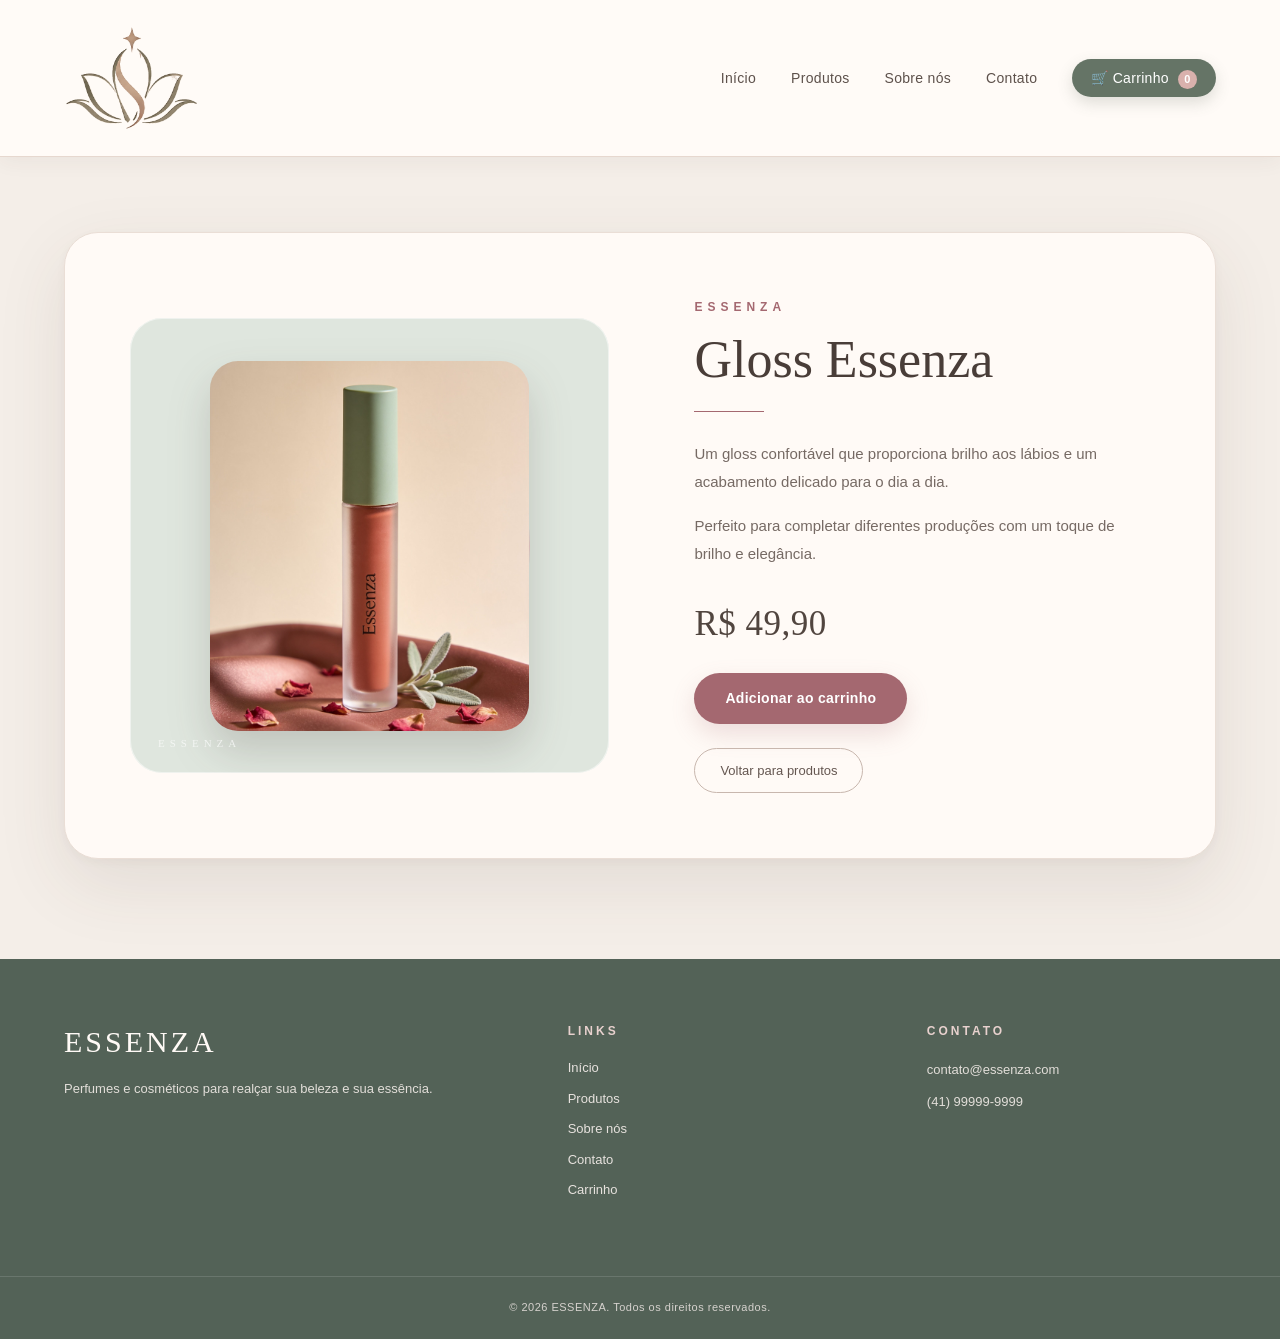
<file: gloss.html>
<!DOCTYPE html>

<html lang="pt-br">

<head>

    <meta charset="UTF-8">

    <meta name="viewport" content="width=device-width, initial-scale=1.0">

    <title>ESSENZA | Gloss Essenza</title>

    <link href="https://cdn.jsdelivr.net/npm/bootstrap@5.3.3/dist/css/bootstrap.min.css" rel="stylesheet">

    <link rel="stylesheet" href="produto.css">
   

</head>

<body>

    <nav class="navbar navbar-expand-lg">

        <div class="menu-navbar">

            <a class="navbar-brand" href="index.html">
                <img src="essenza-flor-logo.png" alt="ESSENZA">
            </a>

            <ul class="menu-links">

                <li><a href="index.html">Início</a></li>
                <li><a href="produtos.html">Produtos</a></li>
                <li><a href="sobre.html">Sobre nós</a></li>
                <li><a href="contato.html">Contato</a></li>

                <li>
                    <a href="carrinho.html" class="link-carrinho">
                        🛒 Carrinho
                        <span id="contador-carrinho">0</span>
                    </a>
                </li>

            </ul>

        </div>

    </nav>


    <section class="produto-detalhes">

        <div class="produto-imagem">
            <img src="gloss.jpeg" alt="Gloss Essenza">
        </div>

        <div class="produto-informacoes">

            <p>ESSENZA</p>

            <h1>Gloss Essenza</h1>

            <p>
                Um gloss confortável que proporciona
                brilho aos lábios e um acabamento
                delicado para o dia a dia.
            </p>

            <p>
                Perfeito para completar diferentes
                produções com um toque de brilho
                e elegância.
            </p>

            <h2 class="preco">R$ 49,90</h2>

            <button
                class="btn btn-primary adicionar-carrinho"
                data-nome="Gloss Essenza"
                data-preco="49.90">

                Adicionar ao carrinho

            </button>

            <br><br>

            <a href="produtos.html" class="btn btn-secondary">
                Voltar para produtos
            </a>

        </div>

    </section>


    <footer class="footer">

        <div class="footer-conteudo">

            <div>
                <h3>ESSENZA</h3>

                <p>
                    Perfumes e cosméticos para realçar
                    sua beleza e sua essência.
                </p>
            </div>

            <div>
                <h4>Links</h4>

                <a href="index.html">Início</a>
                <a href="produtos.html">Produtos</a>
                <a href="sobre.html">Sobre nós</a>
                <a href="contato.html">Contato</a>
                <a href="carrinho.html">Carrinho</a>
            </div>

            <div>
                <h4>Contato</h4>

                <p>contato@essenza.com</p>
                <p>(41) 99999-9999</p>
            </div>

        </div>

        <div class="footer-final">

            <p>© 2026 ESSENZA. Todos os direitos reservados.</p>

        </div>

    </footer>


    <script src="script.js"></script>

</body>

</html>
</file>
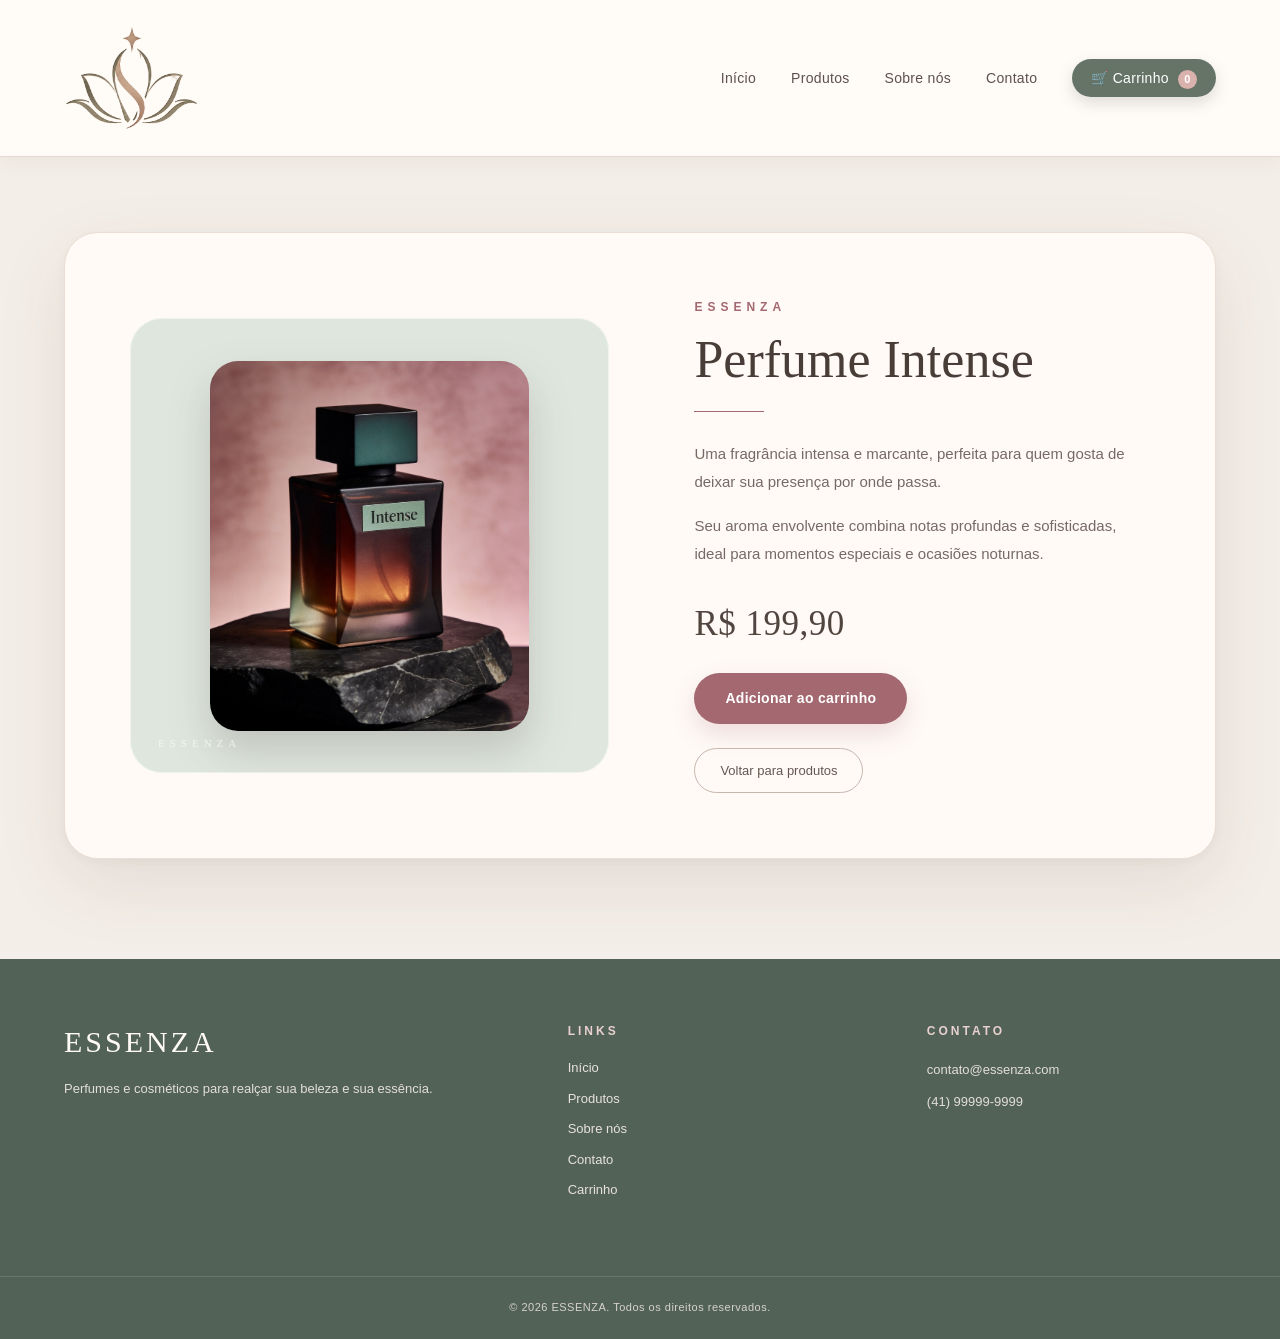
<file: intense.html>
<!DOCTYPE html>

<html lang="pt-br">

<head>

    <meta charset="UTF-8">

    <meta name="viewport" content="width=device-width, initial-scale=1.0">

    <title>ESSENZA | Perfume Intense</title>

    <link href="https://cdn.jsdelivr.net/npm/bootstrap@5.3.3/dist/css/bootstrap.min.css" rel="stylesheet">

    <link rel="stylesheet" href="produto.css">
    

</head>

<body>

    <nav class="navbar navbar-expand-lg">

        <div class="menu-navbar">

            <a class="navbar-brand" href="index.html">

                <img src="essenza-flor-logo.png" alt="ESSENZA">

            </a>

            <ul class="menu-links">

                <li>
                    <a href="index.html">Início</a>
                </li>

                <li>
                    <a href="produtos.html">Produtos</a>
                </li>

                <li>
                    <a href="sobre.html">Sobre nós</a>
                </li>

                <li>
                    <a href="contato.html">Contato</a>
                </li>

                <li>
                    <a href="carrinho.html" class="link-carrinho">
                        🛒 Carrinho
                        <span id="contador-carrinho">0</span>
                    </a>
                </li>

            </ul>

        </div>

    </nav>


    <section class="produto-detalhes">

        <div class="produto-imagem">

            <img src="intense.jpeg" alt="Perfume Intense">

        </div>


        <div class="produto-informacoes">

            <p>ESSENZA</p>

            <h1>Perfume Intense</h1>

            <p>
                Uma fragrância intensa e marcante,
                perfeita para quem gosta de deixar
                sua presença por onde passa.
            </p>

            <p>
                Seu aroma envolvente combina notas
                profundas e sofisticadas, ideal para
                momentos especiais e ocasiões noturnas.
            </p>

            <h2 class="preco">
                R$ 199,90
            </h2>

            <button
                class="btn btn-primary adicionar-carrinho"
                data-nome="Perfume Intense"
                data-preco="199.90">

                Adicionar ao carrinho

            </button>

            <br><br>

            <a href="produtos.html" class="btn btn-secondary">
                Voltar para produtos
            </a>

        </div>

    </section>


    <footer class="footer">

        <div class="footer-conteudo">

            <div>

                <h3>ESSENZA</h3>

                <p>
                    Perfumes e cosméticos para realçar
                    sua beleza e sua essência.
                </p>

            </div>

            <div>

                <h4>Links</h4>

                <a href="index.html">Início</a>

                <a href="produtos.html">Produtos</a>

                <a href="sobre.html">Sobre nós</a>

                <a href="contato.html">Contato</a>

                <a href="carrinho.html">Carrinho</a>

            </div>

            <div>

                <h4>Contato</h4>

                <p>contato@essenza.com</p>

                <p>(41) 99999-9999</p>

            </div>

        </div>

        <div class="footer-final">

            <p>
                © 2026 ESSENZA. Todos os direitos reservados.
            </p>

        </div>

    </footer>


    <script src="script.js"></script>

</body>

</html>
</file>
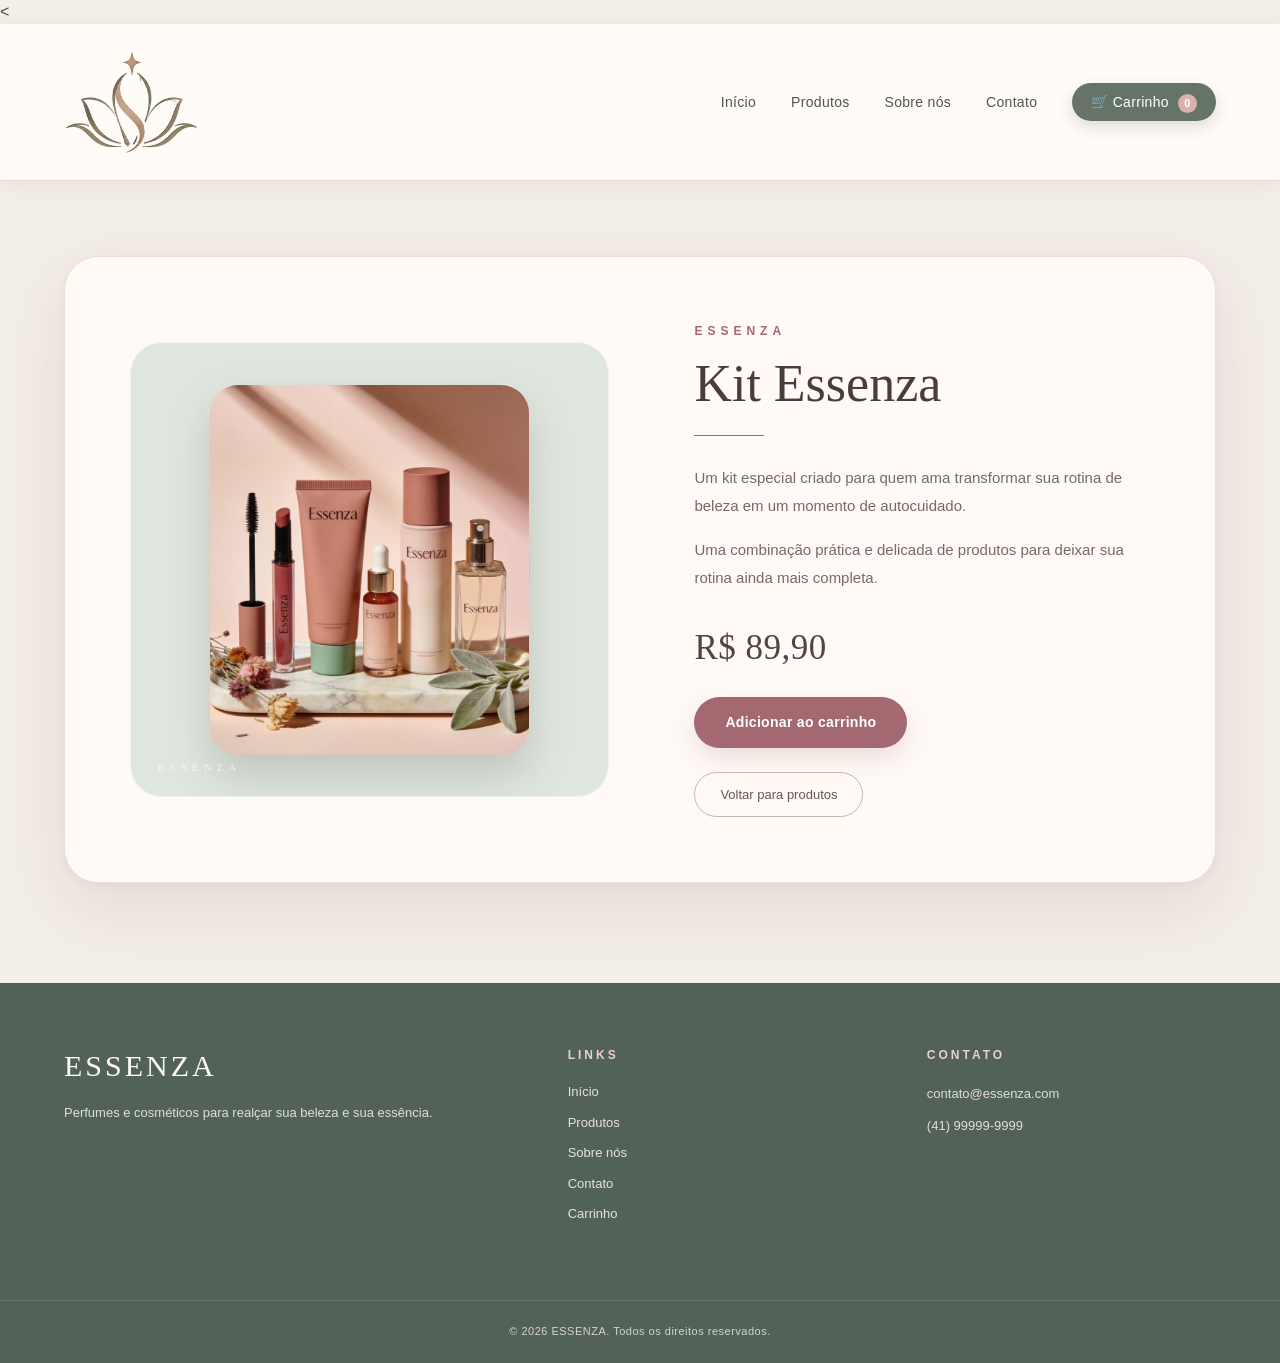
<file: kit.html>
<!DOCTYPE html>

<html lang="pt-br">

<head>

    <meta charset="UTF-8">

    <meta name="viewport" content="width=device-width, initial-scale=1.0">

    <title>ESSENZA | Kit Essenza</title>

    <link href="https://cdn.jsdelivr.net/npm/bootstrap@5.3.3/dist/css/bootstrap.min.css" rel="stylesheet"> 

    <link rel="stylesheet" href="produto.css">
    <
</head>

<body>

    <nav class="navbar navbar-expand-lg">

        <div class="menu-navbar">

            <a class="navbar-brand" href="index.html">
                <img src="essenza-flor-logo.png" alt="ESSENZA">
            </a>

            <ul class="menu-links">

                <li><a href="index.html">Início</a></li>
                <li><a href="produtos.html">Produtos</a></li>
                <li><a href="sobre.html">Sobre nós</a></li>
                <li><a href="contato.html">Contato</a></li>

                <li>
                    <a href="carrinho.html" class="link-carrinho">
                        🛒 Carrinho
                        <span id="contador-carrinho">0</span>
                    </a>
                </li>

            </ul>

        </div>

    </nav>


    <section class="produto-detalhes">

        <div class="produto-imagem">
            <img src="kit.jpeg" alt="Kit Essenza">
        </div>

        <div class="produto-informacoes">

            <p>ESSENZA</p>

            <h1>Kit Essenza</h1>

            <p>
                Um kit especial criado para quem ama
                transformar sua rotina de beleza em
                um momento de autocuidado.
            </p>

            <p>
                Uma combinação prática e delicada de
                produtos para deixar sua rotina ainda
                mais completa.
            </p>

            <h2 class="preco">R$ 89,90</h2>

            <button
                class="btn btn-primary adicionar-carrinho"
                data-nome="Kit Essenza"
                data-preco="299.99">

                Adicionar ao carrinho

            </button>

            <br><br>

            <a href="produtos.html" class="btn btn-secondary">
                Voltar para produtos
            </a>

        </div>

    </section>


    <footer class="footer">

        <div class="footer-conteudo">

            <div>
                <h3>ESSENZA</h3>

                <p>
                    Perfumes e cosméticos para realçar
                    sua beleza e sua essência.
                </p>
            </div>

            <div>
                <h4>Links</h4>

                <a href="index.html">Início</a>
                <a href="produtos.html">Produtos</a>
                <a href="sobre.html">Sobre nós</a>
                <a href="contato.html">Contato</a>
                <a href="carrinho.html">Carrinho</a>
            </div>

            <div>
                <h4>Contato</h4>

                <p>contato@essenza.com</p>
                <p>(41) 99999-9999</p>
            </div>

        </div>

        <div class="footer-final">

            <p>© 2026 ESSENZA. Todos os direitos reservados.</p>

        </div>

    </footer>


    <script src="script.js"></script>

</body>

</html>
</file>
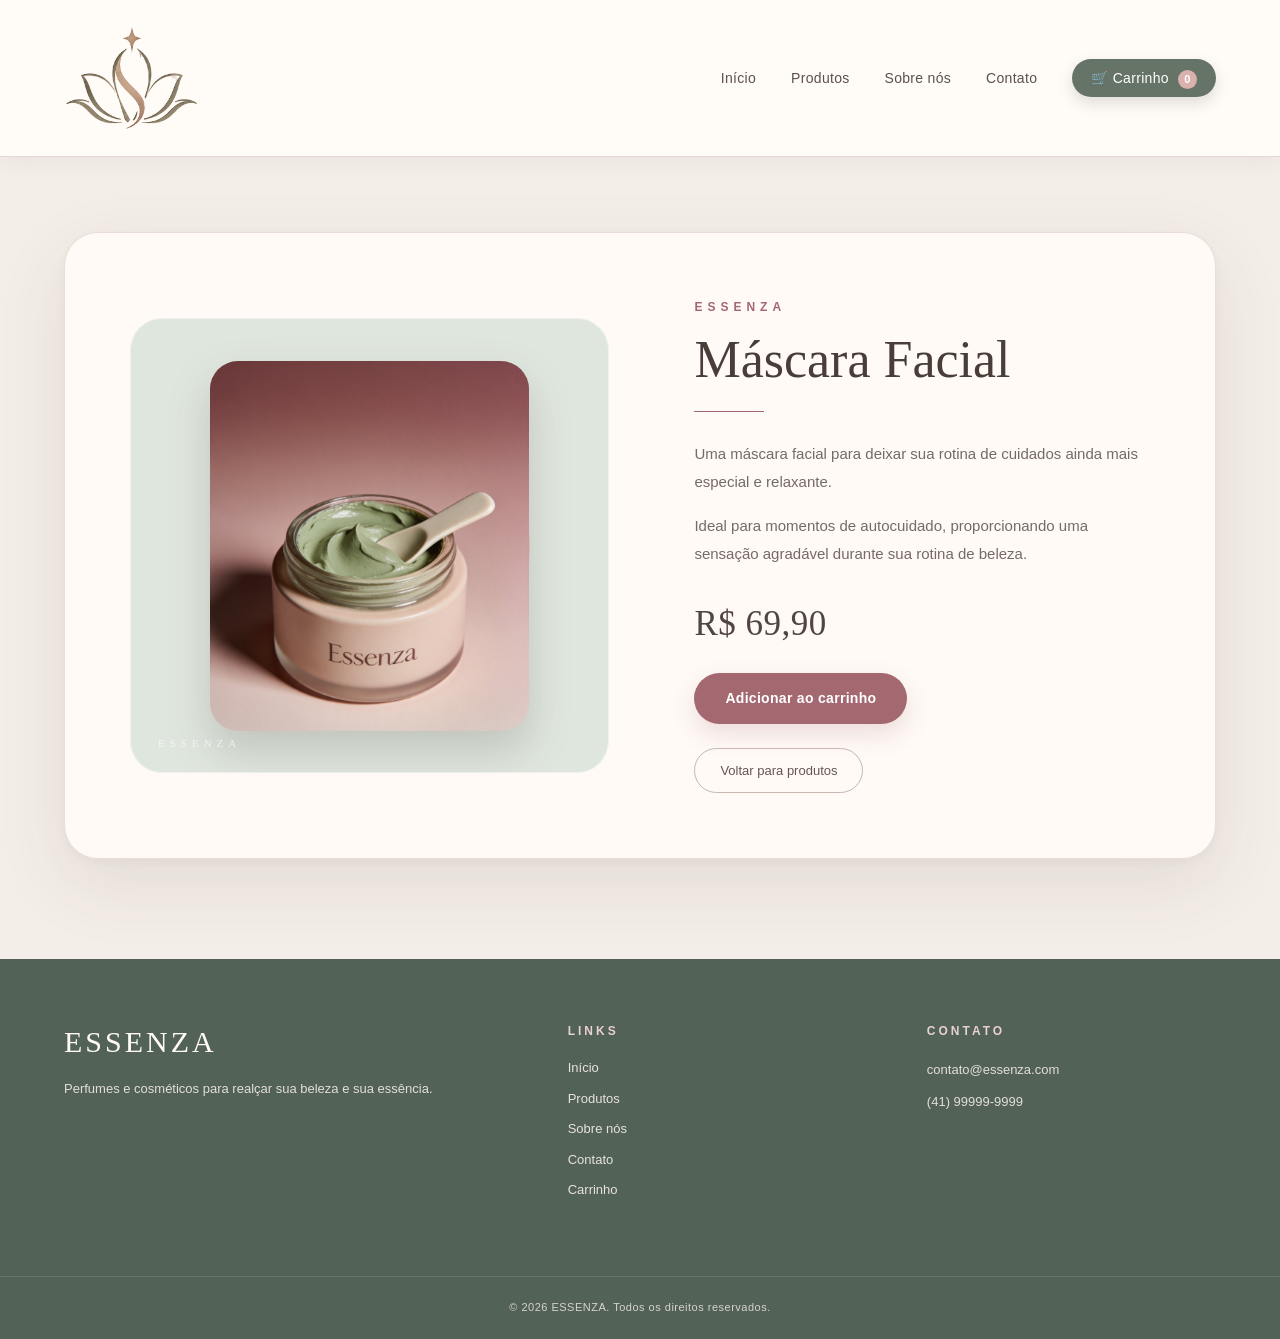
<file: mascara.html>
<!DOCTYPE html>

<html lang="pt-br">

<head>

    <meta charset="UTF-8">

    <meta name="viewport" content="width=device-width, initial-scale=1.0">

    <title>ESSENZA | Máscara Facial</title>

    <link href="https://cdn.jsdelivr.net/npm/bootstrap@5.3.3/dist/css/bootstrap.min.css" rel="stylesheet">

    <link rel="stylesheet" href="produto.css">
    

</head>

<body>

    <nav class="navbar navbar-expand-lg">

        <div class="menu-navbar">

            <a class="navbar-brand" href="index.html">
                <img src="essenza-flor-logo.png" alt="ESSENZA">
            </a>

            <ul class="menu-links">

                <li><a href="index.html">Início</a></li>
                <li><a href="produtos.html">Produtos</a></li>
                <li><a href="sobre.html">Sobre nós</a></li>
                <li><a href="contato.html">Contato</a></li>

                <li>
                    <a href="carrinho.html" class="link-carrinho">
                        🛒 Carrinho
                        <span id="contador-carrinho">0</span>
                    </a>
                </li>

            </ul>

        </div>

    </nav>


    <section class="produto-detalhes">

        <div class="produto-imagem">
            <img src="mascara.jpeg" alt="Máscara Facial">
        </div>

        <div class="produto-informacoes">

            <p>ESSENZA</p>

            <h1>Máscara Facial</h1>

            <p>
                Uma máscara facial para deixar sua rotina
                de cuidados ainda mais especial e relaxante.
            </p>

            <p>
                Ideal para momentos de autocuidado,
                proporcionando uma sensação agradável
                durante sua rotina de beleza.
            </p>

            <h2 class="preco">R$ 69,90</h2>

            <button
                class="btn btn-primary adicionar-carrinho"
                data-nome="Máscara Facial"
                data-preco="129.90">

                Adicionar ao carrinho

            </button>

            <br><br>

            <a href="produtos.html" class="btn btn-secondary">
                Voltar para produtos
            </a>

        </div>

    </section>


    <footer class="footer">

        <div class="footer-conteudo">

            <div>
                <h3>ESSENZA</h3>

                <p>
                    Perfumes e cosméticos para realçar
                    sua beleza e sua essência.
                </p>
            </div>

            <div>
                <h4>Links</h4>

                <a href="index.html">Início</a>
                <a href="produtos.html">Produtos</a>
                <a href="sobre.html">Sobre nós</a>
                <a href="contato.html">Contato</a>
                <a href="carrinho.html">Carrinho</a>
            </div>

            <div>
                <h4>Contato</h4>

                <p>contato@essenza.com</p>
                <p>(41) 99999-9999</p>
            </div>

        </div>

        <div class="footer-final">

            <p>© 2026 ESSENZA. Todos os direitos reservados.</p>

        </div>

    </footer>


    <script src="script.js"></script>

</body>

</html>
</file>
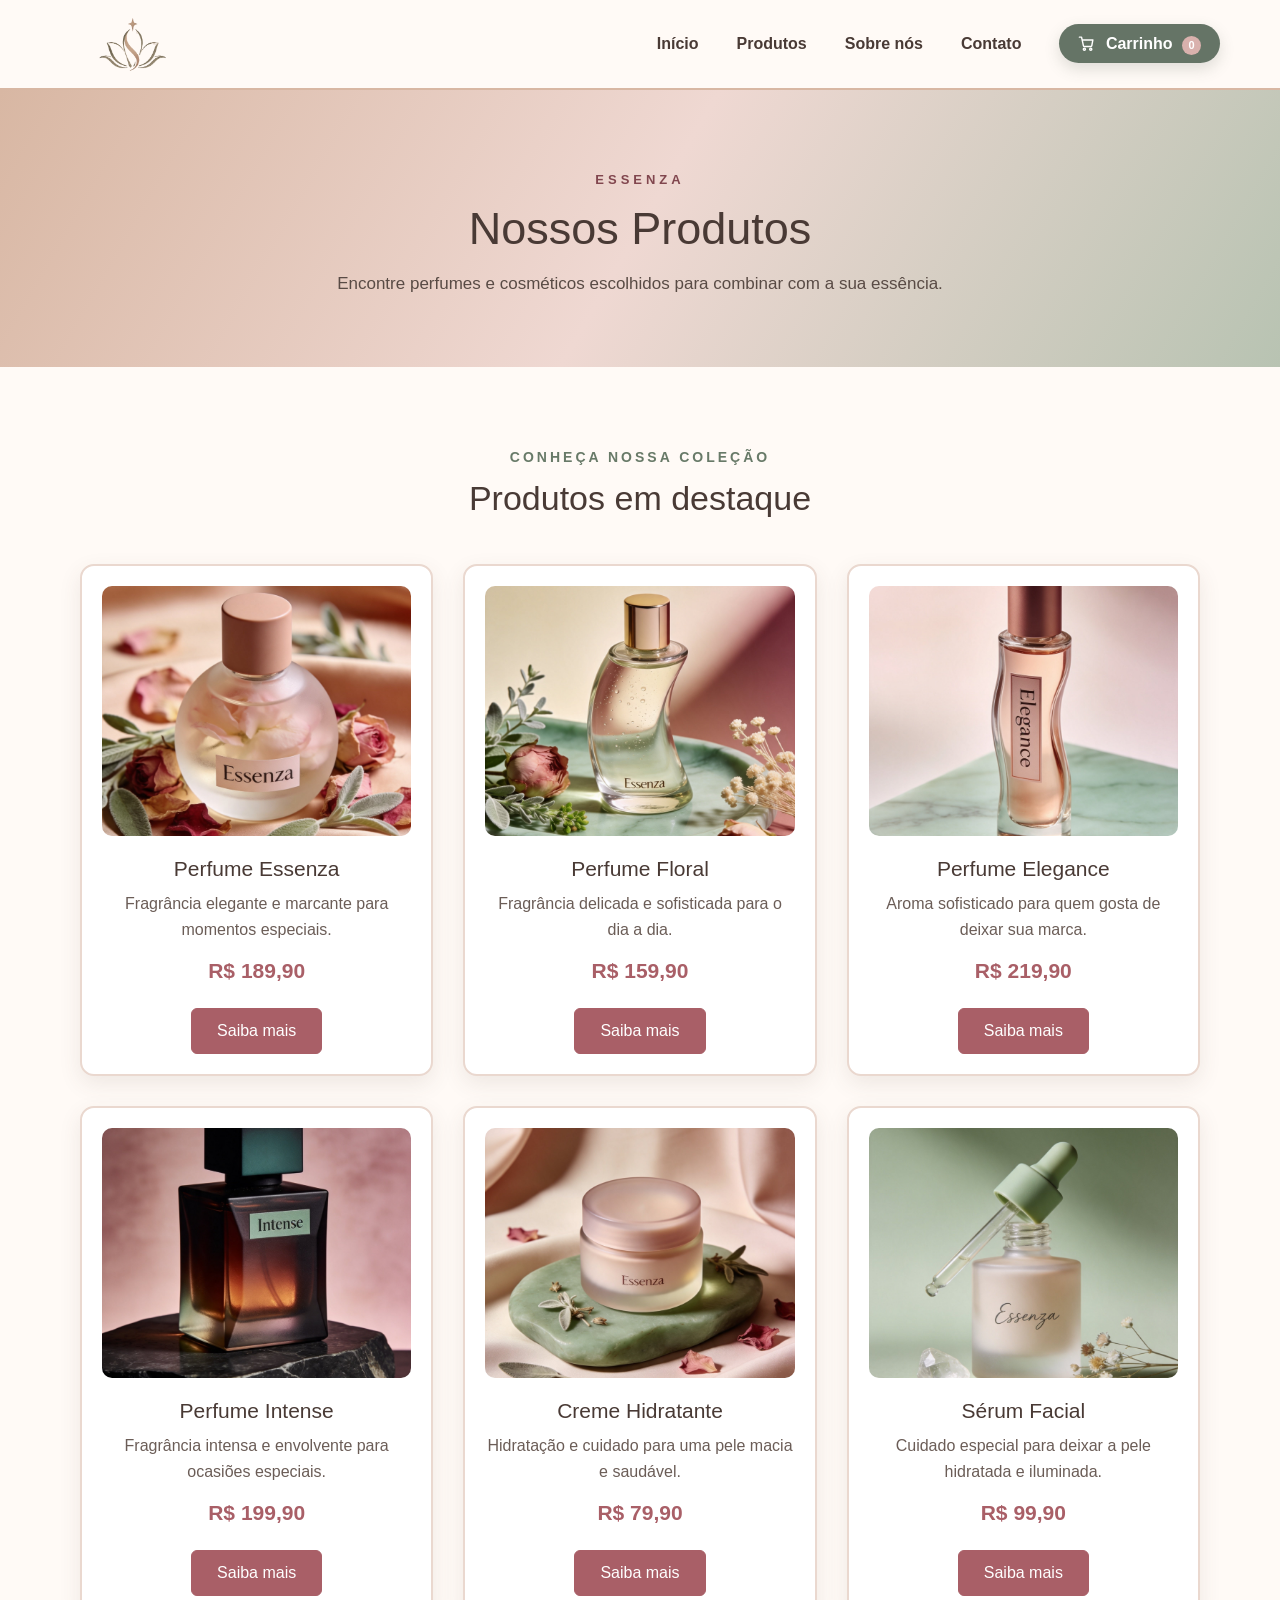
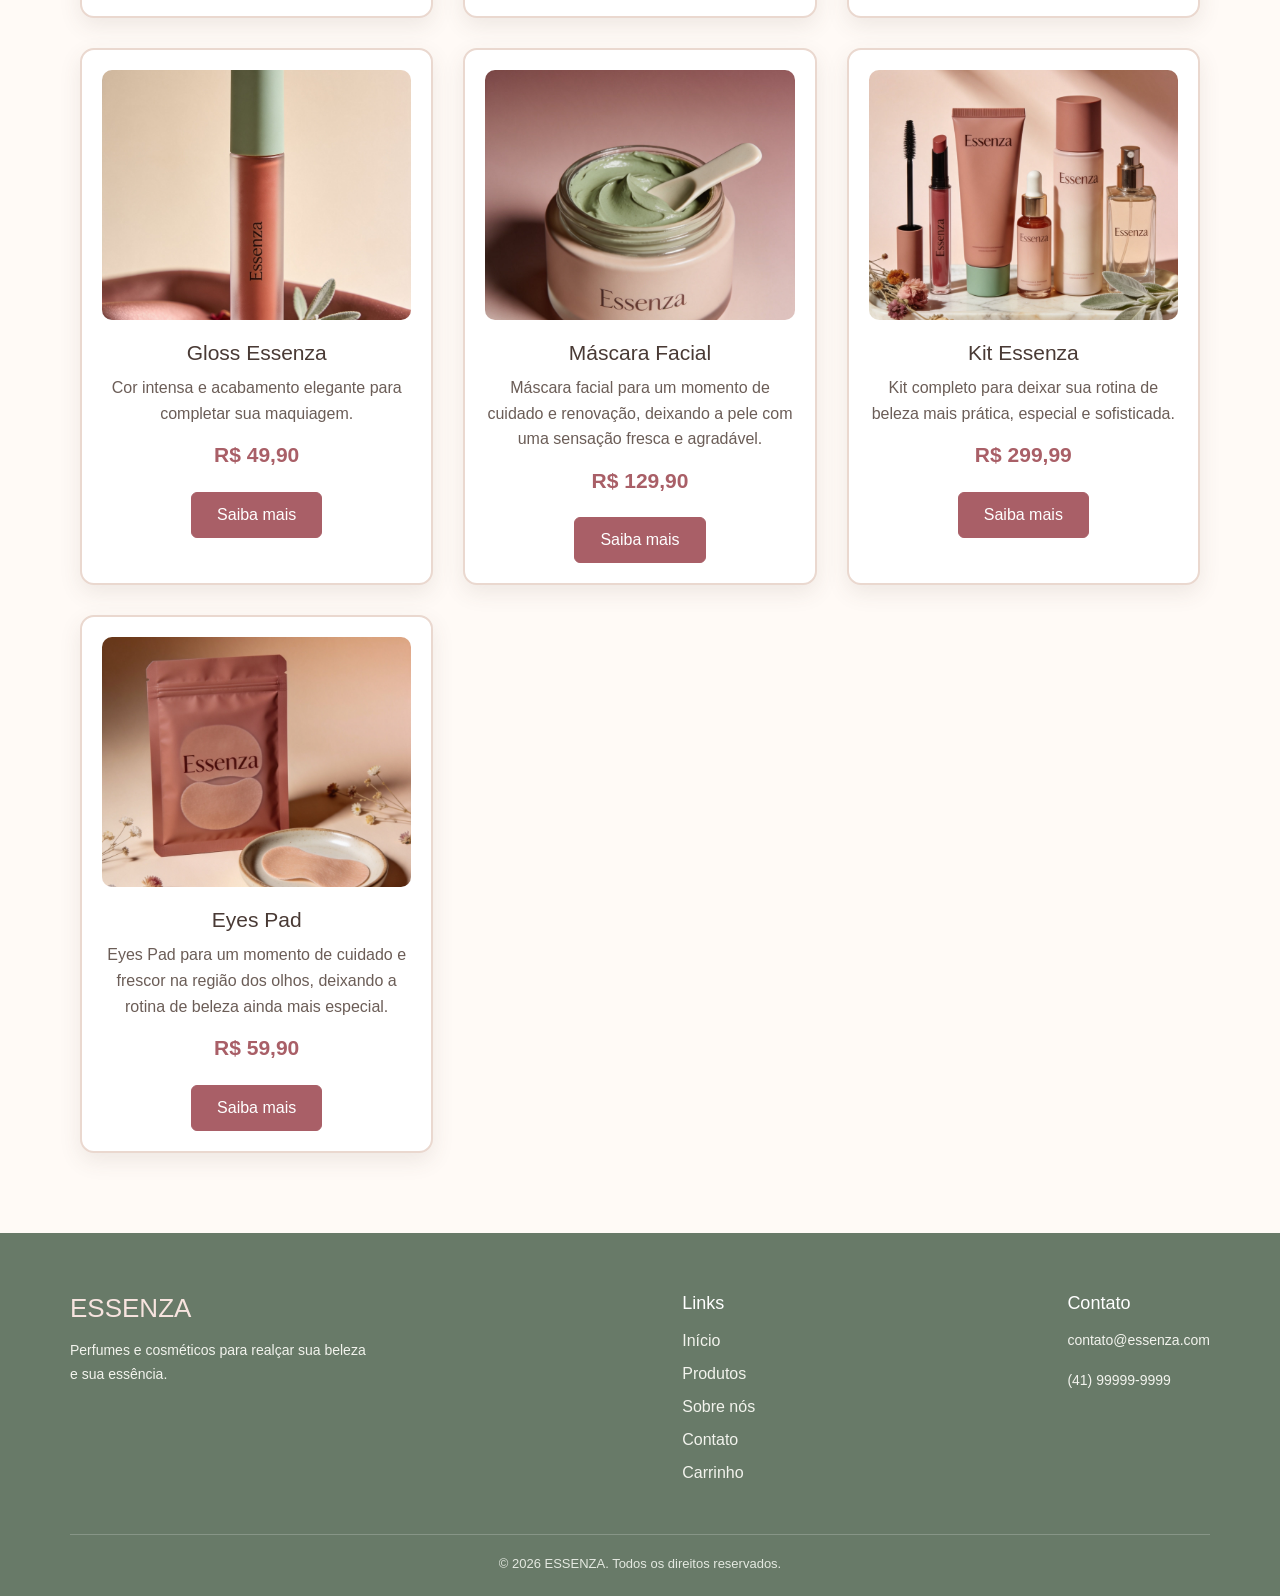
<file: produtos.html>
<!DOCTYPE html>

<html lang="pt-br">

<head>

    <meta charset="UTF-8">
    <meta name="viewport" content="width=device-width, initial-scale=1.0">

    <title>ESSENZA | Produtos</title>

  
    <link href="https://cdn.jsdelivr.net/npm/bootstrap@5.3.3/dist/css/bootstrap.min.css" rel="stylesheet">

  
    <link rel="stylesheet" href="produtos.css">

</head>

<body>



    <nav class="navbar navbar-expand-lg">

        <div class="menu-navbar">

            <a class="navbar-brand" href="index.html">
                <img src="essenza-flor-logo.png" alt="ESSENZA">
            </a>

            <ul class="menu-links">

                <li>
                    <a href="index.html">Início</a>
                </li>

                <li>
                    <a href="produtos.html">Produtos</a>
                </li>

                <li>
                    <a href="sobre.html">Sobre nós</a>
                </li>

                <li>
                    <a href="contato.html">Contato</a>
                </li>

                <li>
                    <a href="carrinho.html" class="link-carrinho">
                        <svg xmlns="http://www.w3.org/2000/svg" width="17" height="17" viewBox="0 0 24 24" fill="none" stroke="currentColor" stroke-width="2" stroke-linecap="round" stroke-linejoin="round" style="vertical-align:-3px;margin-right:6px"><circle cx="9" cy="20" r="1.5"/><circle cx="18" cy="20" r="1.5"/><path d="M2 3h3l2.7 12.4a1 1 0 0 0 1 .8h9.7a1 1 0 0 0 1-.8L21 7H6"/></svg>
                        Carrinho
                        <span id="contador-carrinho">0</span>
                    </a>
                </li>

            </ul>

        </div>

    </nav>


 

    <section class="titulo-produtos">

        <p>ESSENZA</p>

        <h1>Nossos Produtos</h1>

        <p>
            Encontre perfumes e cosméticos escolhidos
            para combinar com a sua essência.
        </p>

    </section>


  

    <section class="produtos">

        <div class="produtos-titulo">

            <p>CONHEÇA NOSSA COLEÇÃO</p>

            <h2>Produtos em destaque</h2>

        </div>


        <div class="lista-produtos">


           

            <div class="produto">
                <img src="essenza.jpeg" alt="Perfume Essenza">
                <h3>Perfume Essenza</h3>
                <p>Fragrância elegante e marcante para momentos especiais.</p>
                <p class="preco">R$ 189,90</p>
                <a href="essenza.html" class="btn btn-primary">Saiba mais</a>
            </div>
            <div class="produto">
                <img src="floral.jpeg" alt="Perfume Floral">
                <h3>Perfume Floral</h3>
                <p>Fragrância delicada e sofisticada para o dia a dia.</p>
                <p class="preco">R$ 159,90</p>
                <a href="floral.html" class="btn btn-primary">Saiba mais</a>
            </div>
            <div class="produto">
                <img src="elegance.jpeg" alt="Perfume Elegance">
                <h3>Perfume Elegance</h3>
                <p>Aroma sofisticado para quem gosta de deixar sua marca.</p>
                <p class="preco">R$ 219,90</p>
                <a href="elegance.html" class="btn btn-primary">Saiba mais</a>
            </div>
            <div class="produto">
                <img src="intense.jpeg" alt="Perfume Intense">
                <h3>Perfume Intense</h3>
                <p>Fragrância intensa e envolvente para ocasiões especiais.</p>
                <p class="preco">R$ 199,90</p>
                <a href="intense.html" class="btn btn-primary">Saiba mais</a>
            </div>
            <div class="produto">
                <img src="creme.jpeg" alt="Creme Hidratante">
                <h3>Creme Hidratante</h3>
                <p>Hidratação e cuidado para uma pele macia e saudável.</p>
                <p class="preco">R$ 79,90</p>
                <a href="creme.html" class="btn btn-primary">Saiba mais</a>
            </div>
            <div class="produto">
                <img src="serum.jpeg" alt="Sérum Facial">
                <h3>Sérum Facial</h3>
                <p>Cuidado especial para deixar a pele hidratada e iluminada.</p>
                <p class="preco">R$ 99,90</p>
                <a href="serum.html" class="btn btn-primary">Saiba mais</a>
            </div>
            <div class="produto">
                <img src="gloss.jpeg" alt="Gloss Essenza">
                <h3>Gloss Essenza</h3>
                <p>Cor intensa e acabamento elegante para completar sua maquiagem.</p>
                <p class="preco">R$ 49,90</p>
                <a href="gloss.html" class="btn btn-primary">Saiba mais</a>
            </div>
            <div class="produto">
                <img src="mascara.jpeg" alt="Máscara Facial">
                <h3>Máscara Facial</h3>
                <p>Máscara facial para um momento de cuidado e renovação, deixando a pele com uma sensação fresca e agradável.</p>
                <p class="preco">R$ 129,90</p>
                <a href="mascara.html" class="btn btn-primary">Saiba mais</a>
            </div>
            <div class="produto">
                <img src="kit.jpeg" alt="Kit Essenza">
                <h3>Kit Essenza</h3>
                <p>Kit completo para deixar sua rotina de beleza mais prática, especial e sofisticada.</p>
                <p class="preco">R$ 299,99</p>
                <a href="kit.html" class="btn btn-primary">Saiba mais</a>
            </div>
            <div class="produto">
                <img src="olhos.jpeg" alt="Eyes Pad">
                <h3>Eyes Pad</h3>
                <p>Eyes Pad para um momento de cuidado e frescor na região dos olhos, deixando a rotina de beleza ainda mais especial.</p>
                <p class="preco">R$ 59,90</p>
                <a href="eyes.html" class="btn btn-primary">Saiba mais</a>
            </div>


        </div>

    </section>


 

    <footer class="footer">

        <div class="footer-conteudo">

            <div>

                <h3>ESSENZA</h3>

                <p>
                    Perfumes e cosméticos para realçar
                    sua beleza e sua essência.
                </p>

            </div>


            <div>

                <h4>Links</h4>

                <a href="index.html">Início</a>
                <a href="produtos.html">Produtos</a>
                <a href="sobre.html">Sobre nós</a>
                <a href="contato.html">Contato</a>
                <a href="carrinho.html">Carrinho</a>

            </div>


            <div>

                <h4>Contato</h4>

                <p>contato@essenza.com</p>
                <p>(41) 99999-9999</p>

            </div>

        </div>


        <div class="footer-final">

            <p>
                © 2026 ESSENZA. Todos os direitos reservados.
            </p>

        </div>

    </footer>


 
    <script src="script.js"></script>

</body>

</html>
</file>
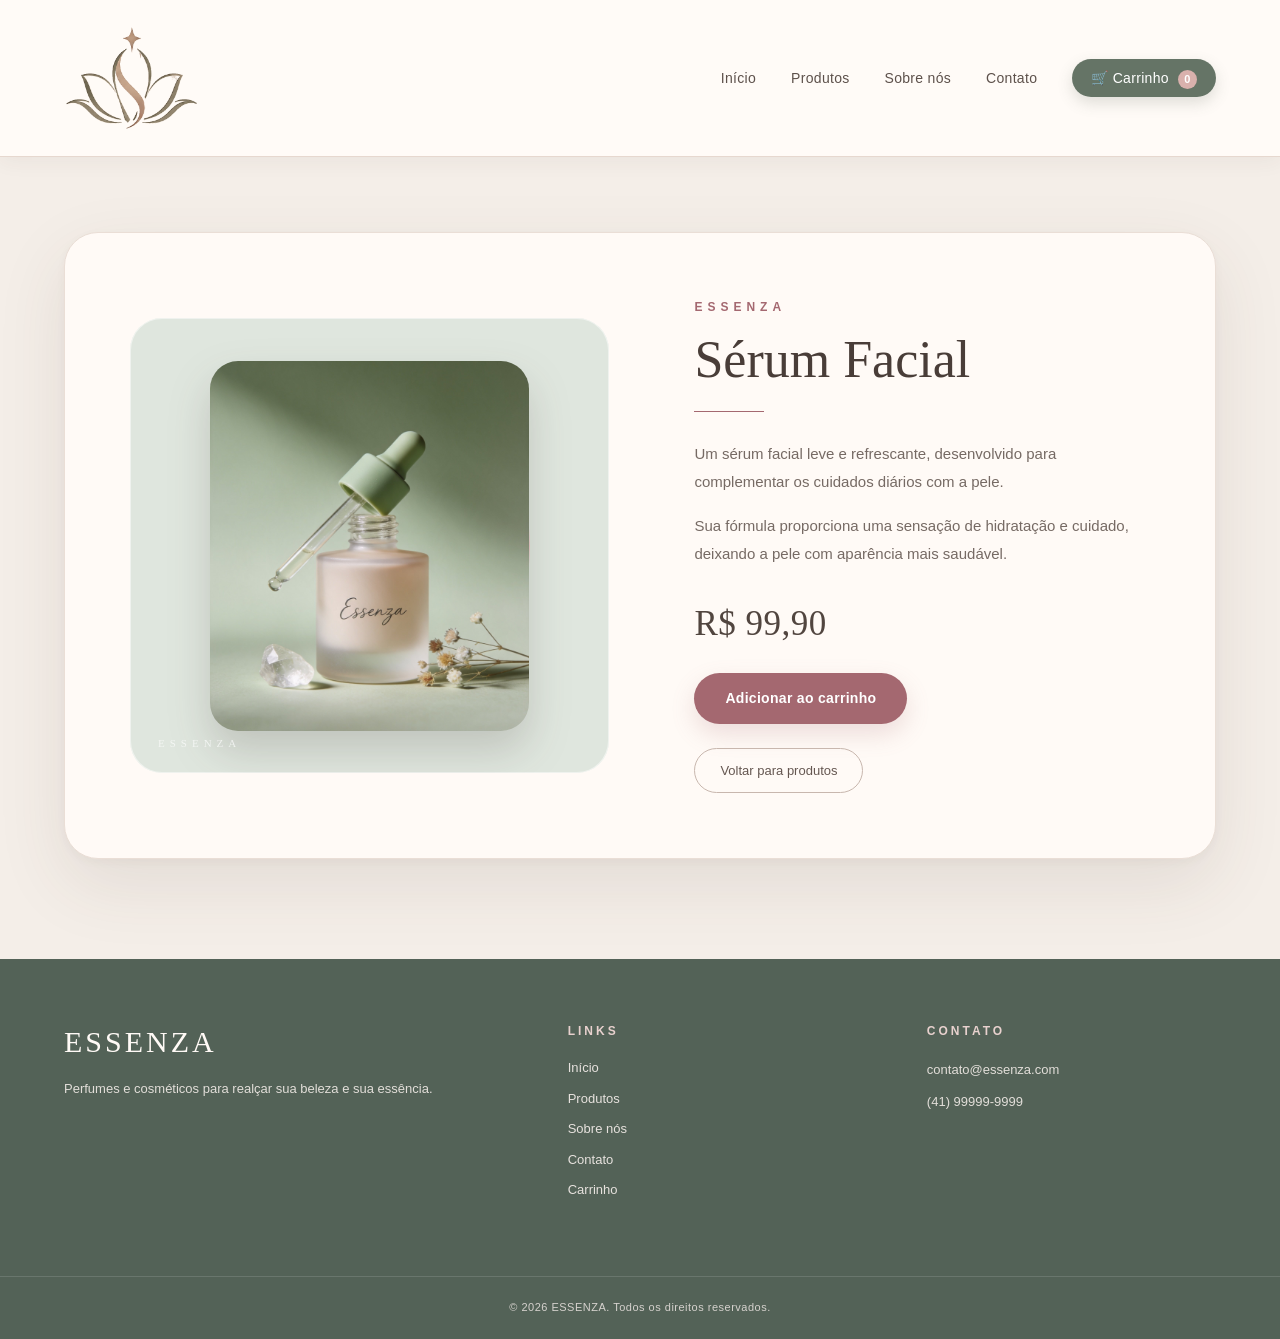
<file: serum.html>
<!DOCTYPE html>

<html lang="pt-br">

<head>

    <meta charset="UTF-8">

    <meta name="viewport" content="width=device-width, initial-scale=1.0">

    <title>ESSENZA | Sérum Facial</title>

    <link href="https://cdn.jsdelivr.net/npm/bootstrap@5.3.3/dist/css/bootstrap.min.css" rel="stylesheet">

    <link rel="stylesheet" href="produto.css">


</head>

<body>

    <nav class="navbar navbar-expand-lg">

        <div class="menu-navbar">

            <a class="navbar-brand" href="index.html">
                <img src="essenza-flor-logo.png" alt="ESSENZA">
            </a>

            <ul class="menu-links">

                <li><a href="index.html">Início</a></li>
                <li><a href="produtos.html">Produtos</a></li>
                <li><a href="sobre.html">Sobre nós</a></li>
                <li><a href="contato.html">Contato</a></li>

                <li>
                    <a href="carrinho.html" class="link-carrinho">
                        🛒 Carrinho
                        <span id="contador-carrinho">0</span>
                    </a>
                </li>

            </ul>

        </div>

    </nav>


    <section class="produto-detalhes">

        <div class="produto-imagem">
            <img src="serum.jpeg" alt="Sérum Facial">
        </div>

        <div class="produto-informacoes">

            <p>ESSENZA</p>

            <h1>Sérum Facial</h1>

            <p>
                Um sérum facial leve e refrescante,
                desenvolvido para complementar os
                cuidados diários com a pele.
            </p>

            <p>
                Sua fórmula proporciona uma sensação
                de hidratação e cuidado, deixando a pele
                com aparência mais saudável.
            </p>

            <h2 class="preco">R$ 99,90</h2>

            <button
                class="btn btn-primary adicionar-carrinho"
                data-nome="Sérum Facial"
                data-preco="99.90">

                Adicionar ao carrinho

            </button>

            <br><br>

            <a href="produtos.html" class="btn btn-secondary">
                Voltar para produtos
            </a>

        </div>

    </section>


    <footer class="footer">

        <div class="footer-conteudo">

            <div>
                <h3>ESSENZA</h3>

                <p>
                    Perfumes e cosméticos para realçar
                    sua beleza e sua essência.
                </p>
            </div>

            <div>
                <h4>Links</h4>

                <a href="index.html">Início</a>
                <a href="produtos.html">Produtos</a>
                <a href="sobre.html">Sobre nós</a>
                <a href="contato.html">Contato</a>
                <a href="carrinho.html">Carrinho</a>
            </div>

            <div>
                <h4>Contato</h4>

                <p>contato@essenza.com</p>
                <p>(41) 99999-9999</p>
            </div>

        </div>

        <div class="footer-final">

            <p>© 2026 ESSENZA. Todos os direitos reservados.</p>

        </div>

    </footer>


    <script src="script.js"></script>

</body>

</html>
</file>
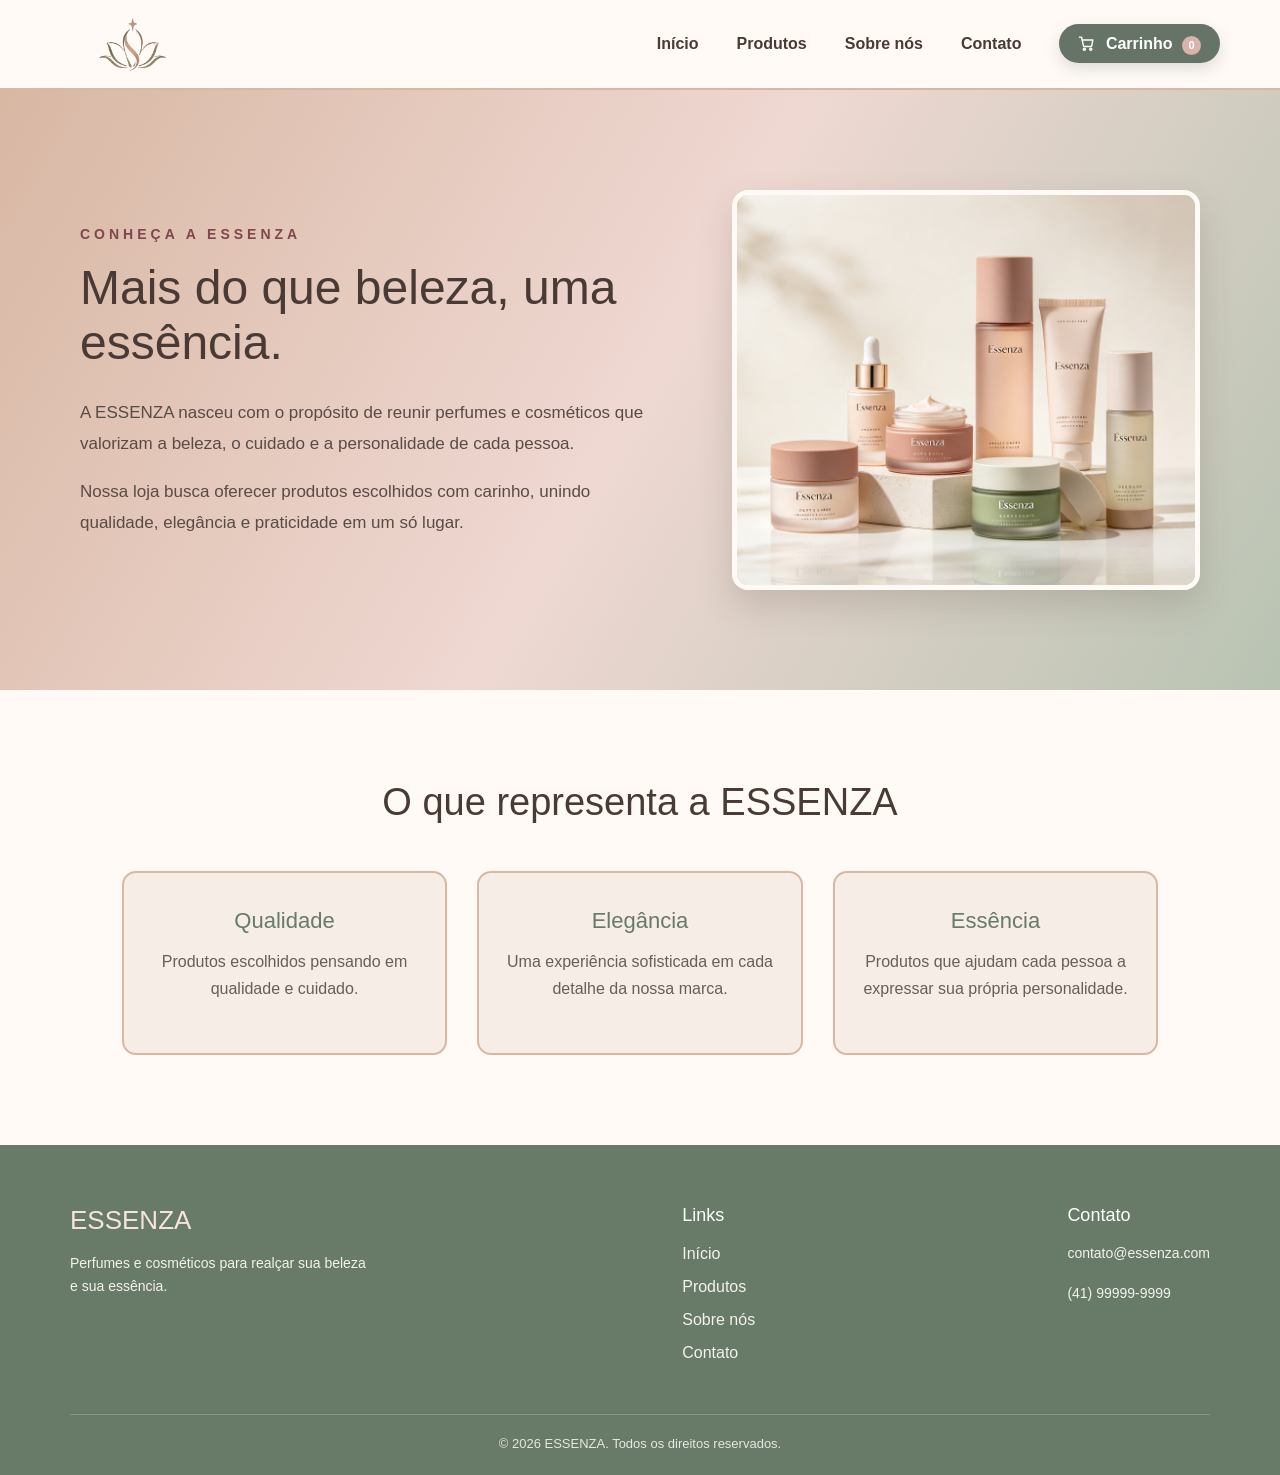
<file: sobre.html>
<!DOCTYPE html>
<html lang="pt-br">

<head>

    <meta charset="UTF-8">

    <meta name="viewport" content="width=device-width, initial-scale=1.0">

    <title>ESSENZA | Sobre nós</title>

    <link href="https://cdn.jsdelivr.net/npm/bootstrap@5.3.3/dist/css/bootstrap.min.css" rel="stylesheet">

   
    <link rel="stylesheet" href="sobre.css">

</head>

<body>


    <nav class="navbar navbar-expand-lg">

        <div class="menu-navbar">

            <a class="navbar-brand" href="index.html">
                <img src="essenza-flor-logo.png" alt="ESSENZA">
            </a>

            <ul class="menu-links">

                <li>
                    <a href="index.html">Início</a>
                </li>

                <li>
                    <a href="produtos.html">Produtos</a>
                </li>

                <li>
                    <a href="sobre.html">Sobre nós</a>
                </li>

                <li>
                    <a href="contato.html">Contato</a>
                </li>

                <li>
                    <a href="carrinho.html" class="link-carrinho">
                        <svg xmlns="http://www.w3.org/2000/svg" width="17" height="17" viewBox="0 0 24 24" fill="none" stroke="currentColor" stroke-width="2" stroke-linecap="round" stroke-linejoin="round" style="vertical-align:-3px;margin-right:6px"><circle cx="9" cy="20" r="1.5"/><circle cx="18" cy="20" r="1.5"/><path d="M2 3h3l2.7 12.4a1 1 0 0 0 1 .8h9.7a1 1 0 0 0 1-.8L21 7H6"/></svg>
                        Carrinho
                        <span id="contador-carrinho">0</span>
                    </a>
                </li>
            </ul>

        </div>

    </nav>


   

    <section class="sobre">

        <div class="sobre-conteudo">

            <div class="sobre-texto">

                <p>CONHEÇA A ESSENZA</p>

                <h1>
                    Mais do que beleza,
                    uma essência.
                </h1>

                <p>
                    A ESSENZA nasceu com o propósito de reunir
                    perfumes e cosméticos que valorizam a beleza,
                    o cuidado e a personalidade de cada pessoa.
                </p>

                <p>
                    Nossa loja busca oferecer produtos escolhidos
                    com carinho, unindo qualidade, elegância e
                    praticidade em um só lugar.
                </p>

            </div>


            <div class="sobre-imagem">

                <img
                    src="essenza_skincare_04.png"
                    alt="Produtos de beleza ESSENZA"
                >

            </div>

        </div>

    </section>


    
    

    <section class="valores">

        <h2>O que representa a ESSENZA</h2>


        <div class="lista-valores">


            <div class="valor">

                <h3>Qualidade</h3>

                <p>
                    Produtos escolhidos pensando
                    em qualidade e cuidado.
                </p>

            </div>


            <div class="valor">

                <h3>Elegância</h3>

                <p>
                    Uma experiência sofisticada
                    em cada detalhe da nossa marca.
                </p>

            </div>


            <div class="valor">

                <h3>Essência</h3>

                <p>
                    Produtos que ajudam cada pessoa
                    a expressar sua própria personalidade.
                </p>

            </div>


        </div>

    </section>


 
    <footer class="footer">

        <div class="footer-conteudo">


            <div>

                <h3>ESSENZA</h3>

                <p>
                    Perfumes e cosméticos para realçar
                    sua beleza e sua essência.
                </p>

            </div>


            <div>

                <h4>Links</h4>

                <a href="index.html">
                    Início
                </a>

                <a href="produtos.html">
                    Produtos
                </a>

                <a href="sobre.html">
                    Sobre nós
                </a>

                <a href="contato.html">
                    Contato
                </a>

            </div>


            <div>

                <h4>Contato</h4>

                <p>
                    contato@essenza.com
                </p>

                <p>
                    (41) 99999-9999
                </p>

            </div>


        </div>


        <div class="footer-final">

            <p>
                © 2026 ESSENZA. Todos os direitos reservados.
            </p>

        </div>

    </footer>


    <script src="script.js"></script>
</body>

</html>
</file>
<file: style.css>
* {
    margin: 0;
    padding: 0;
    box-sizing: border-box;
}

body {
    font-family: Arial, Helvetica, sans-serif;
    background-color: #f5ede6;
    color: #493a35;
}


.navbar {
    width: 100%;
    height: 90px;
    background-color: #fffaf6 !important;
    border-bottom: 2px solid #d8b7a3;
    padding: 15px 60px;
}

.menu-navbar {
    width: 100%;
    height: 100%;
    display: flex;
    align-items: center;
    justify-content: space-between;
}

.navbar-brand {
    display: flex;
    align-items: center;
    height: 55px;
    padding: 0 !important;
    margin: 0 !important;
}

.navbar-brand img {
    width: 145px;
    height: auto;
    max-height: 55px;
    object-fit: contain;
    display: block;
}

.menu-links {
    display: flex;
    align-items: center;
    gap: 38px;
    margin: 0;
    padding: 0;
    list-style: none;
}

.menu-links a {
    color: #493a35 !important;
    text-decoration: none !important;
    font-size: 16px;
    font-weight: bold;
    transition: 0.3s;
}

.menu-links a:hover {
    color: #a95f67 !important;
}


.banner {
    padding: 110px 80px;
    background: linear-gradient(
        120deg,
        #d8b7a3 0%,
        #efd8d2 48%,
        #b8c3b2 100%
    );
}

.banner-conteudo {
    max-width: 1200px;
    margin: 0 auto;
}

.banner-texto {
    max-width: 680px;
}

.banner-texto p:first-child {
    color: #81464e;
    font-size: 14px;
    letter-spacing: 4px;
    font-weight: bold;
    margin-bottom: 18px;
}

.banner-texto h1 {
    color: #493a35;
    font-size: 62px;
    line-height: 1.05;
    margin-bottom: 28px;
}

.banner-texto p {
    color: #594b45;
    font-size: 18px;
    line-height: 1.8;
    margin-bottom: 18px;
}

.banner-texto .btn {
    background-color: #a95f67 !important;
    border-color: #a95f67 !important;
    color: #ffffff !important;
    padding: 14px 32px;
    border-radius: 6px;
    font-size: 16px;
    font-weight: bold;
    margin-top: 12px;
    transition: 0.3s;
}

.banner-texto .btn:hover {
    background-color: #81464e !important;
    border-color: #81464e !important;
    transform: translateY(-3px);
}


.destaque {
    padding: 90px 80px;
    background-color: #fffaf6;
}

.destaque-conteudo {
    max-width: 1000px;
    margin: 0 auto;
    text-align: center;
}

.destaque-texto p:first-child {
    color: #687a68;
    font-size: 14px;
    letter-spacing: 4px;
    font-weight: bold;
    margin-bottom: 15px;
}

.destaque-texto h2 {
    color: #493a35;
    font-size: 40px;
    margin-bottom: 22px;
}

.destaque-texto p:last-child {
    max-width: 700px;
    margin: 0 auto;
    color: #665750;
    font-size: 17px;
    line-height: 1.8;
}

.destaque::after {
    content: "";
    display: block;
    width: 100px;
    height: 4px;
    background-color: #a95f67;
    margin: 35px auto 0;
    border-radius: 10px;
}

.footer {
    background-color: #687a68;
    color: #ffffff;
    padding: 60px 70px 20px;
}

.footer-conteudo {
    max-width: 1200px;
    margin: 0 auto;
    display: flex;
    justify-content: space-between;
    gap: 70px;
}

.footer-conteudo > div {
    max-width: 300px;
}

.footer h3 {
    color: #f7e4df;
    font-size: 26px;
    margin-bottom: 15px;
}

.footer h4 {
    color: #ffffff;
    font-size: 18px;
    margin-bottom: 15px;
}

.footer p {
    color: #f2f3ed;
    font-size: 14px;
    line-height: 1.7;
}

.footer a {
    display: block;
    color: #f2f3ed;
    text-decoration: none;
    margin-bottom: 9px;
    transition: 0.3s;
}

.footer a:hover {
    color: #f1c9c9;
}

.footer-final {
    border-top: 1px solid #879587;
    margin-top: 40px;
    padding-top: 18px;
    text-align: center;
}

.footer-final p {
    margin: 0;
    font-size: 13px;
    color: #e4e9e1;
}
.produtos {
    padding: 70px 20px;
    background-color: #fffaf7;
}

.produtos-titulo {
    text-align: center;
    margin-bottom: 40px;
}

.produtos-titulo h2 {
    font-family: Georgia, "Times New Roman", serif;
    color: #4e403b;
}

.lista-produtos {
    max-width: 1200px;
    margin: 0 auto;
    display: grid;
    grid-template-columns: repeat(3, 1fr);
    gap: 30px;
}

.produto {
    background-color: #ffffff;
    border: 2px solid #ead8cf;
    border-radius: 14px;
    padding: 20px;
    text-align: center;
    box-shadow: 0 8px 22px rgba(90, 70, 60, 0.10);
    transition: 0.3s;
}

.produto:hover {
    transform: translateY(-4px);
}

.produto img {
    width: 100%;
    height: 250px;
    object-fit: cover;
    border-radius: 10px;
    margin-bottom: 20px;
}
.produto .btn {
    background-color: #a95f67 !important;
    border-color: #a95f67 !important;
    color: #ffffff !important;
    padding: 10px 25px;
    margin-top: 8px;
    border-radius: 6px;
    transition: 0.3s;
}

.produto .btn:hover {
    background-color: #81464e !important;
    border-color: #81464e !important;
    transform: translateY(-2px);
}

.preco {
    color: #a95f67 !important;
    font-size: 21px;
    font-weight: bold;
}

#contador-carrinho {
    display: inline-flex;
    align-items: center;
    justify-content: center;
    min-width: 19px;
    height: 19px;
    margin-left: 5px;
    background: #d9b1ad;
    color: #fff;
    font-size: 11px;
    font-weight: bold;
    border-radius: 50%;
}

@media (max-width: 992px) {
    .lista-produtos { grid-template-columns: repeat(2, 1fr); }
}

@media (max-width: 600px) {
    .lista-produtos { grid-template-columns: 1fr; }
}

.link-carrinho {
    background: #657466;

    color: #fff !important;

    padding: 11px 19px;

    border-radius: 30px;

    box-shadow: 0 6px 15px rgba(75, 91, 78, 0.18);

    transition: 0.3s;
}

.link-carrinho:hover {
    background: #536257;

    transform: translateY(-2px);
}

.menu-links a.link-carrinho,
.menu-links a.link-carrinho:hover {
    color: #ffffff !important;
}


@media (max-width: 700px) {
    .navbar {
        height: auto !important;
    }

    .menu-navbar {
        flex-direction: column;
        gap: 12px;
        padding: 14px 15px !important;
    }

    .menu-links {
        flex-wrap: wrap;
        justify-content: center;
        gap: 12px 20px !important;
    }
}
</file>
<file: produtos.css>
* {
    margin: 0;
    padding: 0;
    box-sizing: border-box;
}

body {
    font-family: Arial, Helvetica, sans-serif;
    background-color: #f5ede6;
    color: #493a35;
}


.navbar {
    width: 100%;
    height: 90px;
    background-color: #fffaf6 !important;
    border-bottom: 2px solid #d8b7a3;
    padding: 15px 60px;
}

.menu-navbar {
    width: 100%;
    height: 100%;
    display: flex;
    align-items: center;
    justify-content: space-between;
}

.navbar-brand {
    display: flex;
    align-items: center;
    height: 55px;
    padding: 0 !important;
    margin: 0 !important;
}

.navbar-brand img {
    width: 145px;
    height: auto;
    max-height: 55px;
    object-fit: contain;
    display: block;
}

.menu-links {
    display: flex;
    align-items: center;
    gap: 38px;
    margin: 0;
    padding: 0;
    list-style: none;
}

.menu-links a {
    color: #493a35 !important;
    text-decoration: none !important;
    font-size: 16px;
    font-weight: bold;
    transition: 0.3s;
}

.menu-links a:hover {
    color: #a95f67 !important;
}

.titulo-produtos {
    padding: 80px 80px 55px;
    text-align: center;
    background: linear-gradient(
        120deg,
        #d8b7a3,
        #efd8d2,
        #b8c3b2
    );
}

.titulo-produtos p:first-child {
    color: #81464e;
    font-size: 13px;
    letter-spacing: 4px;
    font-weight: bold;
    margin-bottom: 12px;
}

.titulo-produtos h1 {
    color: #493a35;
    font-size: 45px;
    margin-bottom: 15px;
}

.titulo-produtos p:last-child {
    color: #594b45;
    font-size: 17px;
}


.produtos {
    padding: 80px;
    background-color: #fffaf6;
}

.produtos-titulo {
    text-align: center;
    margin-bottom: 45px;
}

.produtos-titulo p {
    color: #687a68;
    font-size: 14px;
    letter-spacing: 3px;
    font-weight: bold;
    margin-bottom: 10px;
}

.produtos-titulo h2 {
    color: #493a35;
    font-size: 34px;
}

.lista-produtos {
    max-width: 1200px;
    margin: 0 auto;
    display: grid;
    grid-template-columns: repeat(3, 1fr);
    gap: 30px;
}


.produto {
    background-color: #ffffff;
    border: 2px solid #ead8cf;
    border-radius: 14px;
    padding: 20px;
    text-align: center;
    box-shadow: 0 8px 22px rgba(90, 70, 60, 0.10);
    transition: 0.3s;
}

.produto:hover {
    transform: translateY(-7px);
    border-color: #d1a3a1;
    box-shadow: 0 14px 30px rgba(90, 70, 60, 0.16);
}

.produto img {
    width: 100%;
    height: 250px;
    object-fit: cover;
    border-radius: 10px;
    margin-bottom: 20px;
}

.produto h3 {
    color: #493a35;
    font-size: 21px;
    margin-bottom: 10px;
}

.produto p {
    color: #6b5d57;
    line-height: 1.6;
    margin-bottom: 12px;
}

.preco {
    color: #a95f67 !important;
    font-size: 21px;
    font-weight: bold;
}

.produto .btn {
    background-color: #a95f67 !important;
    border-color: #a95f67 !important;
    color: #ffffff !important;
    padding: 10px 25px;
    margin-top: 8px;
    border-radius: 6px;
    transition: 0.3s;
}

.produto .btn:hover {
    background-color: #81464e !important;
    border-color: #81464e !important;
    transform: translateY(-2px);
}


.footer {
    background-color: #687a68;
    color: #ffffff;
    padding: 60px 70px 20px;
}

.footer-conteudo {
    max-width: 1200px;
    margin: 0 auto;
    display: flex;
    justify-content: space-between;
    gap: 70px;
}

.footer-conteudo > div {
    max-width: 300px;
}

.footer h3 {
    color: #f7e4df;
    font-size: 26px;
    margin-bottom: 15px;
}

.footer h4 {
    color: #ffffff;
    font-size: 18px;
    margin-bottom: 15px;
}

.footer p {
    color: #f2f3ed;
    font-size: 14px;
    line-height: 1.7;
}

.footer a {
    display: block;
    color: #f2f3ed;
    text-decoration: none;
    margin-bottom: 9px;
    transition: 0.3s;
}

.footer a:hover {
    color: #f1c9c9;
}

.footer-final {
    border-top: 1px solid #879587;
    margin-top: 40px;
    padding-top: 18px;
    text-align: center;
}

.footer-final p {
    margin: 0;
    font-size: 13px;
    color: #e4e9e1;
}
.link-carrinho {
    background: #657466;

    color: #fff !important;

    padding: 11px 19px;

    border-radius: 30px;

    box-shadow: 0 6px 15px rgba(75, 91, 78, 0.18);

    transition: 0.3s;
}

.link-carrinho:hover {
    background: #536257;

    transform: translateY(-2px);
}

#contador-carrinho {
    display: inline-flex;

    align-items: center;
    justify-content: center;

    min-width: 19px;
    height: 19px;

    margin-left: 5px;

    background: #d9b1ad;

    color: #fff;

    font-size: 11px;
    font-weight: bold;

    border-radius: 50%;
}


.menu-links a.link-carrinho,
.menu-links a.link-carrinho:hover {
    color: #ffffff !important;
}


@media (max-width: 700px) {
    .navbar {
        height: auto !important;
    }

    .menu-navbar {
        flex-direction: column;
        gap: 12px;
        padding: 14px 15px !important;
    }

    .menu-links {
        flex-wrap: wrap;
        justify-content: center;
        gap: 12px 20px !important;
    }
}
</file>
<file: carrinho.css>
.carrinho-pagina {
    max-width: 1100px;
    margin: 50px auto;
    padding: 0 20px;
}

.carrinho-layout {
    display: grid;
    grid-template-columns: 1fr 340px;
    gap: 30px;
    align-items: start;
}

.carrinho-itens {
    display: flex;
    flex-direction: column;
    gap: 16px;
}
.item-carrinho {
    display: grid;
    grid-template-columns: 90px 1fr auto auto auto;
    gap: 20px;
    align-items: center;
    background-color: #ffffff;
    border: 1px solid #eadbd4;
    border-radius: 16px;
    padding: 16px 20px;
    box-shadow: 0 6px 18px rgba(90, 70, 60, 0.08);
    transition: 0.3s;
}

.item-carrinho:hover {
    box-shadow: 0 10px 26px rgba(90, 70, 60, 0.14);
}

.item-carrinho img {
    width: 90px;
    height: 90px;
    object-fit: cover;
    border-radius: 12px;
    background-color: #f3e8e3;
}

.item-sem-imagem {
    width: 90px;
    height: 90px;
    border-radius: 12px;
    background-color: #f3e8e3;
}

.item-info h4 {
    margin: 0 0 4px;
    color: #4e403b;
    font-family: Georgia, "Times New Roman", serif;
    font-size: 19px;
}

.item-preco {
    margin: 0;
    color: #766a64;
    font-size: 14px;
}
.item-qtd {
    display: flex;
    align-items: center;
    border: 1px solid #d8c5bd;
    border-radius: 30px;
    overflow: hidden;
    background-color: #fffaf7;
}

.item-qtd button {
    width: 36px;
    height: 36px;
    border: none;
    background: transparent;
    color: #a96870;
    font-size: 18px;
    cursor: pointer;
    transition: 0.2s;
}

.item-qtd button:hover {
    background-color: #f3e1de;
}

.item-qtd span {
    min-width: 30px;
    text-align: center;
    font-weight: 600;
    color: #4e403b;
}

.item-subtotal {
    min-width: 105px;
    text-align: right;
    font-weight: 700;
    color: #a96870;
}

.item-remover {
    background: none;
    border: none;
    color: #9a8a83;
    font-size: 14px;
    text-decoration: underline;
    cursor: pointer;
    transition: 0.2s;
}

.item-remover:hover {
    color: #b5524f;
}
.carrinho-vazio {
    background-color: #fffaf7;
    border: 1px dashed #d8c5bd;
    border-radius: 20px;
    padding: 60px 30px;
    text-align: center;
}

.carrinho-vazio h3 {
    color: #4e403b;
    font-family: Georgia, "Times New Roman", serif;
    margin-bottom: 10px;
}

.carrinho-vazio p {
    color: #766a64;
    margin-bottom: 25px;
}
.carrinho-resumo {
    position: sticky;
    top: 20px;
    background-color: #fffaf7;
    border: 1px solid #eadbd4;
    border-radius: 20px;
    padding: 28px;
    box-shadow: 0 12px 34px rgba(89, 65, 56, 0.10);
}

.carrinho-resumo h3 {
    margin-bottom: 20px;
    color: #4e403b;
    font-family: Georgia, "Times New Roman", serif;
    font-size: 24px;
}

.resumo-linha {
    display: flex;
    justify-content: space-between;
    padding: 10px 0;
    color: #766a64;
    border-bottom: 1px solid #eadbd4;
}

.resumo-total {
    margin-bottom: 22px;
    border-bottom: none;
    color: #4e403b;
    font-size: 22px;
    font-weight: 700;
}

.resumo-total span:last-child {
    color: #a96870;
}

.continuar-comprando {
    display: block;
    margin-top: 14px;
    text-align: center;
    color: #766a64;
    text-decoration: underline;
    font-size: 14px;
}

.continuar-comprando:hover {
    color: #a96870;
}
.pagamento-box {
    display: none;
    max-width: 750px;
    margin: 50px auto;
    padding: 40px;
    background-color: #fffaf7;
    border-radius: 25px;
    border: 1px solid #eadbd4;
    box-shadow: 0 15px 45px rgba(89, 65, 56, 0.10);
}

.pagamento-box h2 {
    color: #4e403b;
    font-family: Georgia, "Times New Roman", serif;
    font-size: 32px;
    margin-bottom: 10px;
}

.pagamento-subtitulo {
    color: #766a64;
    margin-bottom: 30px;
}

.forma-pagamento {
    display: flex;
    gap: 15px;
    flex-wrap: wrap;
    margin-bottom: 30px;
}

.forma-pagamento button {
    flex: 1;
    min-width: 180px;
    padding: 16px;
    border: 1px solid #d8c5bd;
    border-radius: 15px;
    background-color: #fff;
    color: #5d514b;
    font-weight: 600;
    cursor: pointer;
    transition: 0.3s;
}

.forma-pagamento button:hover {
    border-color: #a96870;
    color: #a96870;
    transform: translateY(-2px);
}

.forma-pagamento button.ativo {
    background-color: #a96870;
    border-color: #a96870;
    color: white;
}

.opcoes-parcelamento {
    display: none;
    margin-top: 20px;
}

.opcoes-parcelamento label {
    display: block;
    color: #5d514b;
    font-weight: 600;
    margin-bottom: 10px;
}

.opcoes-parcelamento select {
    width: 100%;
    padding: 13px;
    border: 1px solid #d8c5bd;
    border-radius: 12px;
    background-color: white;
    color: #5d514b;
    outline: none;
}

.pagamento-resumo {
    margin-top: 30px;
    padding: 22px;
    background-color: #dce3d8;
    border-radius: 18px;
}

.pagamento-resumo p {
    margin: 5px 0;
    color: #566257;
}

.valor-final {
    color: #a96870 !important;
    font-size: 25px;
    font-weight: 700;
}

.btn-confirmar {
    width: 100%;
    margin-top: 25px;
    padding: 15px;
    border: none;
    border-radius: 30px;
    background-color: #a96870;
    color: white;
    font-weight: 600;
    transition: 0.3s;
}

.btn-confirmar:hover {
    background-color: #8f565e;
    transform: translateY(-2px);
}

.btn-cancelar {
    width: 100%;
    margin-top: 10px;
    padding: 12px;
    border: 1px solid #c8b7ae;
    border-radius: 30px;
    background-color: transparent;
    color: #655751;
}
@media (max-width: 850px) {

    .carrinho-layout {
        grid-template-columns: 1fr;
    }

    .carrinho-resumo {
        position: static;
    }

    .item-carrinho {
        grid-template-columns: 70px 1fr auto;
        gap: 14px;
    }

    .item-carrinho img,
    .item-sem-imagem {
        width: 70px;
        height: 70px;
    }

    .item-qtd {
        grid-column: 2;
    }

    .item-subtotal {
        grid-column: 3;
    }

    .item-remover {
        grid-column: 1 / -1;
        justify-self: end;
    }

    .pagamento-box {
        margin: 30px 15px;
        padding: 25px;
    }
}

.carrinho-resumo .btn-primary,
.carrinho-vazio .btn-primary {
    background-color: #a95f67 !important;
    border-color: #a95f67 !important;
    color: #ffffff !important;
    padding: 12px 28px;
    border-radius: 6px;
    font-weight: bold;
    transition: 0.3s;
}

.carrinho-resumo .btn-primary:hover,
.carrinho-vazio .btn-primary:hover {
    background-color: #81464e !important;
    border-color: #81464e !important;
    transform: translateY(-2px);
}
</file>
<file: contato.css>
* {
    margin: 0;
    padding: 0;
    box-sizing: border-box;
}

body {
    font-family: Arial, Helvetica, sans-serif;
    background-color: #f5ede6;
    color: #493a35;
}

.navbar {
    width: 100%;
    height: 90px;
    background-color: #fffaf6 !important;
    border-bottom: 2px solid #d8b7a3;
    padding: 15px 60px;
}

.menu-navbar {
    width: 100%;
    height: 100%;
    display: flex;
    align-items: center;
    justify-content: space-between;
}

.navbar-brand {
    display: flex;
    align-items: center;
    height: 55px;
    padding: 0 !important;
    margin: 0 !important;
}

.navbar-brand img {
    width: 145px;
    height: auto;
    max-height: 55px;
    object-fit: contain;
    display: block;
}

.menu-links {
    display: flex;
    align-items: center;
    gap: 38px;
    margin: 0;
    padding: 0;
    list-style: none;
}

.menu-links a {
    color: #493a35 !important;
    text-decoration: none !important;
    font-size: 16px;
    font-weight: bold;
    transition: 0.3s;
}

.menu-links a:hover {
    color: #a95f67 !important;
}

.contato {
    padding: 90px 80px;
    background: linear-gradient(
        120deg,
        #d8b7a3,
        #efd8d2,
        #b8c3b2
    );
}

.contato-titulo {
    text-align: center;
    margin-bottom: 50px;
}

.contato-titulo p:first-child {
    color: #81464e;
    font-size: 13px;
    letter-spacing: 4px;
    font-weight: bold;
    margin-bottom: 12px;
}

.contato-titulo h1 {
    color: #493a35;
    font-size: 45px;
    margin-bottom: 15px;
}

.contato-titulo p:last-child {
    color: #594b45;
    font-size: 17px;
}



.contato-conteudo {
    max-width: 1100px;
    margin: 0 auto;
    display: flex;
    justify-content: space-between;
    gap: 50px;
}

.informacoes {
    width: 40%;
    background-color: #fffaf6;
    padding: 35px;
    border-radius: 14px;
    border: 2px solid #d8b7a3;
    box-shadow: 0 8px 22px rgba(90, 70, 60, 0.10);
}

.informacoes h2 {
    color: #493a35;
    font-size: 28px;
    margin-bottom: 25px;
}

.informacoes h3 {
    color: #687a68;
    font-size: 18px;
    margin-top: 20px;
    margin-bottom: 7px;
}

.informacoes p {
    color: #6b5d57;
    line-height: 1.6;
}

.formulario {
    width: 55%;
    background-color: #fffaf6;
    padding: 35px;
    border-radius: 14px;
    border: 2px solid #d8b7a3;
    box-shadow: 0 8px 22px rgba(90, 70, 60, 0.10);
}

.formulario h2 {
    color: #493a35;
    font-size: 28px;
    margin-bottom: 25px;
}

.formulario label {
    display: block;
    color: #493a35;
    font-weight: bold;
    margin-bottom: 7px;
}

.formulario input,
.formulario textarea {
    width: 100%;
    border: 1px solid #cdb9ad;
    border-radius: 7px;
    padding: 12px;
    margin-bottom: 20px;
    font-family: Arial, Helvetica, sans-serif;
    background-color: #ffffff;
    color: #493a35;
    outline: none;
}

.formulario input:focus,
.formulario textarea:focus {
    border-color: #a95f67;
    box-shadow: 0 0 0 3px #f0d9da;
}

.formulario textarea {
    height: 130px;
    resize: none;
}

.formulario .btn {
    background-color: #a95f67 !important;
    border-color: #a95f67 !important;
    color: #ffffff !important;
    padding: 12px 30px;
    border-radius: 6px;
    font-weight: bold;
    transition: 0.3s;
}

.formulario .btn:hover {
    background-color: #81464e !important;
    border-color: #81464e !important;
    transform: translateY(-2px);
}


.footer {
    background-color: #687a68;
    color: #ffffff;
    padding: 60px 70px 20px;
}

.footer-conteudo {
    max-width: 1200px;
    margin: 0 auto;
    display: flex;
    justify-content: space-between;
    gap: 70px;
}

.footer-conteudo > div {
    max-width: 300px;
}

.footer h3 {
    color: #f7e4df;
    font-size: 26px;
    margin-bottom: 15px;
}

.footer h4 {
    color: #ffffff;
    font-size: 18px;
    margin-bottom: 15px;
}

.footer p {
    color: #f2f3ed;
    font-size: 14px;
    line-height: 1.7;
}

.footer a {
    display: block;
    color: #f2f3ed;
    text-decoration: none;
    margin-bottom: 9px;
    transition: 0.3s;
}

.footer a:hover {
    color: #f1c9c9;
}

.footer-final {
    border-top: 1px solid #879587;
    margin-top: 40px;
    padding-top: 18px;
    text-align: center;
}

.footer-final p {
    margin: 0;
    font-size: 13px;
    color: #e4e9e1;
}
.link-carrinho {
    background: #657466;

    color: #fff !important;

    padding: 11px 19px;

    border-radius: 30px;

    box-shadow: 0 6px 15px rgba(75, 91, 78, 0.18);

    transition: 0.3s;
}

.link-carrinho:hover {
    background: #536257;

    transform: translateY(-2px);
}

#contador-carrinho {
    display: inline-flex;

    align-items: center;
    justify-content: center;

    min-width: 19px;
    height: 19px;

    margin-left: 5px;

    background: #d9b1ad;

    color: #fff;

    font-size: 11px;
    font-weight: bold;

    border-radius: 50%;
}


.menu-links a.link-carrinho,
.menu-links a.link-carrinho:hover {
    color: #ffffff !important;
}


@media (max-width: 700px) {
    .navbar {
        height: auto !important;
    }

    .menu-navbar {
        flex-direction: column;
        gap: 12px;
        padding: 14px 15px !important;
    }

    .menu-links {
        flex-wrap: wrap;
        justify-content: center;
        gap: 12px 20px !important;
    }
}
</file>
<file: produto.css>
* {
    margin: 0;
    padding: 0;
    box-sizing: border-box;
}

body {
    font-family: "Segoe UI", Arial, sans-serif;
    background: #f4eee8;
    color: #514640;
}



.navbar {
    background: rgba(255, 251, 247, 0.98);
    padding: 20px 0;

    border-bottom: 1px solid #e6d8cf;

    box-shadow: 0 4px 20px rgba(70, 53, 45, 0.06);
}

.menu-navbar {
    width: 90%;
    max-width: 1250px;
    margin: auto;

    display: flex;
    align-items: center;
    justify-content: space-between;
}

.navbar-brand img {
    width: 135px;
    height: auto;
    display: block;
}

.menu-links {
    list-style: none;

    display: flex;
    align-items: center;

    gap: 35px;

    margin: 0;
    padding: 0;
}

.menu-links li a {
    position: relative;

    text-decoration: none;

    color: #5d514b;

    font-size: 14px;
    font-weight: 500;

    letter-spacing: 0.3px;

    transition: 0.3s;
}

.menu-links li a:not(.link-carrinho)::after {
    content: "";

    position: absolute;

    left: 50%;
    bottom: -7px;

    width: 0;
    height: 1px;

    background: #a96b73;

    transform: translateX(-50%);

    transition: 0.3s;
}

.menu-links li a:not(.link-carrinho):hover::after {
    width: 100%;
}

.menu-links li a:hover {
    color: #a96b73;
}




.link-carrinho {
    background: #657466;

    color: #fff !important;

    padding: 11px 19px;

    border-radius: 30px;

    box-shadow: 0 6px 15px rgba(75, 91, 78, 0.18);

    transition: 0.3s;
}

.link-carrinho:hover {
    background: #536257;

    transform: translateY(-2px);
}

#contador-carrinho {
    display: inline-flex;

    align-items: center;
    justify-content: center;

    min-width: 19px;
    height: 19px;

    margin-left: 5px;

    background: #d9b1ad;

    color: #fff;

    font-size: 11px;
    font-weight: bold;

    border-radius: 50%;
}




.produto-detalhes {
    width: 90%;
    max-width: 1200px;

    margin: 75px auto;

    padding: 65px;

    background: #fffaf6;

    border: 1px solid #eaded6;

    border-radius: 34px;

    display: flex;
    align-items: center;

    gap: 85px;

    box-shadow:
        0 25px 70px rgba(79, 59, 50, 0.10),
        0 3px 10px rgba(79, 59, 50, 0.04);
}




.produto-imagem {
    position: relative;

    width: 47%;
    height: 455px;

    padding: 35px;

    display: flex;
    align-items: center;
    justify-content: center;

    background: #dfe6de;

    border-radius: 32px;

    overflow: hidden;

    box-shadow:
        inset 0 0 0 1px rgba(255,255,255,0.5);
}




.produto-imagem::before {
    content: "";

    position: absolute;

    width: 320px;
    height: 320px;

    background: #e6c7c5;

    border-radius: 50%;

    z-index: 0;

    opacity: 0.95;
}



.produto-imagem::after {
    content: "ESSENZA";

    position: absolute;

    bottom: 22px;
    left: 28px;

    color: rgba(255,255,255,0.65);

    font-family: Georgia, "Times New Roman", serif;

    font-size: 11px;

    letter-spacing: 5px;

    z-index: 2;
}




.produto-imagem img {
    position: relative;

    z-index: 1;

    width: 78%;
    height: 370px;

    object-fit: cover;

    object-position: center;

    border-radius: 28px;

    filter:
        drop-shadow(0 20px 20px rgba(55, 43, 38, 0.18));

    transition: 0.5s ease;
}

.produto-imagem img:hover {
    transform: scale(1.035);
}




.produto-informacoes {
    flex: 1;

    padding-right: 10px;
}



.produto-informacoes > p:first-child {
    color: #a46870;

    font-size: 12px;

    font-weight: 700;

    letter-spacing: 5px;

    text-transform: uppercase;

    margin-bottom: 15px;
}




.produto-informacoes h1 {
    position: relative;

    color: #493d38;

    font-family: Georgia, "Times New Roman", serif;

    font-size: 52px;

    font-weight: 400;

    line-height: 1.1;

    margin-bottom: 28px;
}




.produto-informacoes h1::after {
    content: "";

    display: block;

    width: 70px;
    height: 1px;

    margin-top: 22px;

    background: #a46870;
}




.produto-informacoes p:not(:first-child) {
    max-width: 520px;

    color: #766a64;

    font-size: 15px;

    line-height: 1.9;

    margin-bottom: 15px;
}




.preco {
    color: #51453f;

    font-family: Georgia, "Times New Roman", serif;

    font-size: 35px;

    font-weight: 500;

    margin: 34px 0 28px;

    letter-spacing: 0.5px;
}




.adicionar-carrinho {
    background: #a46870 !important;

    border: none !important;

    color: white !important;

    padding: 15px 31px;

    border-radius: 30px;

    font-size: 14px;

    font-weight: 600;

    letter-spacing: 0.3px;

    box-shadow:
        0 10px 25px rgba(164, 104, 112, 0.20);

    transition: all 0.3s ease;
}

.adicionar-carrinho:hover {
    background: #8f575f !important;

    transform: translateY(-3px);

    box-shadow:
        0 14px 30px rgba(164, 104, 112, 0.28);
}



.btn-secondary {
    background: transparent !important;

    border: 1px solid #c8b7ae !important;

    color: #655751 !important;

    padding: 12px 25px;

    border-radius: 30px;

    font-size: 13px;

    transition: 0.3s;
}

.btn-secondary:hover {
    background: #657466 !important;

    border-color: #657466 !important;

    color: #fff !important;

    transform: translateY(-2px);
}




.footer {
    background: #536257;

    color: #f8f3ef;

    margin-top: 100px;
}

.footer-conteudo {
    width: 90%;
    max-width: 1200px;

    margin: auto;

    padding: 65px 0;

    display: grid;

    grid-template-columns: 1.5fr 1fr 1fr;

    gap: 70px;
}

.footer h3 {
    color: #fffaf6;

    font-family: Georgia, "Times New Roman", serif;

    font-size: 30px;

    font-weight: 400;

    letter-spacing: 3px;

    margin-bottom: 17px;
}

.footer h4 {
    color: #e8d1ce;

    font-size: 12px;

    font-weight: 600;

    text-transform: uppercase;

    letter-spacing: 3px;

    margin-bottom: 20px;
}

.footer p {
    color: #e2ded9;

    font-size: 13px;

    line-height: 1.8;

    margin-bottom: 8px;
}

.footer a {
    display: block;

    width: fit-content;

    color: #e7e2de;

    text-decoration: none;

    font-size: 13px;

    margin-bottom: 11px;

    transition: 0.3s;
}

.footer a:hover {
    color: #e8c4c2;

    transform: translateX(4px);
}




.footer-final {
    border-top: 1px solid rgba(255,255,255,0.13);

    padding: 21px;

    text-align: center;
}

.footer-final p {
    margin: 0;

    color: #d6d2ce;

    font-size: 11px;

    letter-spacing: 0.5px;
}




@media (max-width: 900px) {

    .menu-navbar {
        flex-direction: column;

        gap: 22px;
    }

    .menu-links {
        gap: 20px;

        flex-wrap: wrap;

        justify-content: center;
    }

    .produto-detalhes {
        flex-direction: column;

        padding: 40px;

        gap: 45px;
    }

    .produto-imagem {
        width: 100%;

        height: 400px;
    }

    .produto-imagem img {
        width: 75%;

        height: 330px;
    }

    .produto-informacoes {
        width: 100%;
    }

    .produto-informacoes h1 {
        font-size: 43px;
    }

    .footer-conteudo {
        grid-template-columns: 1fr;

        gap: 40px;
    }
}


@media (max-width: 600px) {

    .produto-detalhes {
        width: 94%;

        padding: 25px;

        border-radius: 25px;
    }

    .produto-imagem {
        height: 340px;

        padding: 25px;
    }

    .produto-imagem::before {
        width: 230px;
        height: 230px;
    }

    .produto-imagem img {
        width: 78%;

        height: 290px;
    }

    .produto-informacoes h1 {
        font-size: 37px;
    }

    .preco {
        font-size: 30px;
    }
}
</file>
<file: sobre.css>
* {
    margin: 0;
    padding: 0;
    box-sizing: border-box;
}

body {
    font-family: Arial, Helvetica, sans-serif;
    background-color: #f5ede6;
    color: #493a35;
}

/* =========================
   NAVBAR
========================= */

.navbar {
    width: 100%;
    height: 90px;
    background-color: #fffaf6 !important;
    border-bottom: 2px solid #d8b7a3;
    padding: 15px 60px;
}

.menu-navbar {
    width: 100%;
    height: 100%;
    display: flex;
    align-items: center;
    justify-content: space-between;
}

.navbar-brand {
    display: flex;
    align-items: center;
    height: 55px;
    padding: 0 !important;
    margin: 0 !important;
}

.navbar-brand img {
    width: 145px;
    height: auto;
    max-height: 55px;
    object-fit: contain;
    display: block;
}

.menu-links {
    display: flex;
    align-items: center;
    gap: 38px;
    margin: 0;
    padding: 0;
    list-style: none;
}

.menu-links a {
    color: #493a35 !important;
    text-decoration: none !important;
    font-size: 16px;
    font-weight: bold;
    transition: 0.3s;
}

.menu-links a:hover {
    color: #a95f67 !important;
}

/* =========================
   SOBRE
========================= */

.sobre {
    padding: 100px 80px;
    background: linear-gradient(
        120deg,
        #d8b7a3,
        #efd8d2,
        #b8c3b2
    );
}

.sobre-conteudo {
    max-width: 1200px;
    margin: 0 auto;
    display: flex;
    align-items: center;
    justify-content: space-between;
    gap: 80px;
}

.sobre-texto {
    width: 55%;
}

.sobre-texto p:first-child {
    color: #81464e;
    font-size: 14px;
    letter-spacing: 4px;
    font-weight: bold;
    margin-bottom: 15px;
}

.sobre-texto h1 {
    color: #493a35;
    font-size: 48px;
    line-height: 1.15;
    margin-bottom: 28px;
}

.sobre-texto p:not(:first-child) {
    color: #594b45;
    font-size: 17px;
    line-height: 1.8;
    margin-bottom: 18px;
}

/* IMAGEM */

.sobre-imagem {
    width: 45%;
}

.sobre-imagem img {
    width: 100%;
    height: 400px;
    object-fit: cover;
    border-radius: 16px;
    display: block;
    border: 5px solid #fffaf6;
    box-shadow: 0 15px 35px rgba(80, 60, 50, 0.18);
}

/* =========================
   VALORES
========================= */

.valores {
    padding: 90px 80px;
    background-color: #fffaf6;
    text-align: center;
}

.valores h2 {
    color: #493a35;
    font-size: 38px;
    margin-bottom: 45px;
}

.lista-valores {
    max-width: 1050px;
    margin: 0 auto;
    display: flex;
    justify-content: center;
    gap: 30px;
}

.valor {
    width: 31%;
    padding: 35px 25px;
    background-color: #f5ede6;
    border: 2px solid #d8b7a3;
    border-radius: 14px;
    transition: 0.3s;
}

.valor:hover {
    transform: translateY(-6px);
    border-color: #a95f67;
    box-shadow: 0 12px 25px rgba(90, 70, 60, 0.12);
}

.valor h3 {
    color: #687a68;
    font-size: 22px;
    margin-bottom: 14px;
}

.valor p {
    color: #6b5d57;
    line-height: 1.7;
}

/* =========================
   FOOTER
========================= */

.footer {
    background-color: #687a68;
    color: #ffffff;
    padding: 60px 70px 20px;
}

.footer-conteudo {
    max-width: 1200px;
    margin: 0 auto;
    display: flex;
    justify-content: space-between;
    gap: 70px;
}

.footer-conteudo > div {
    max-width: 300px;
}

.footer h3 {
    color: #f7e4df;
    font-size: 26px;
    margin-bottom: 15px;
}

.footer h4 {
    color: #ffffff;
    font-size: 18px;
    margin-bottom: 15px;
}

.footer p {
    color: #f2f3ed;
    font-size: 14px;
    line-height: 1.7;
}

.footer a {
    display: block;
    color: #f2f3ed;
    text-decoration: none;
    margin-bottom: 9px;
    transition: 0.3s;
}

.footer a:hover {
    color: #f1c9c9;
}

.footer-final {
    border-top: 1px solid #879587;
    margin-top: 40px;
    padding-top: 18px;
    text-align: center;
}

.footer-final p {
    margin: 0;
    font-size: 13px;
    color: #e4e9e1;
}

/* ===== Botão do carrinho na navbar ===== */
.link-carrinho {
    background: #657466;

    color: #fff !important;

    padding: 11px 19px;

    border-radius: 30px;

    box-shadow: 0 6px 15px rgba(75, 91, 78, 0.18);

    transition: 0.3s;
}

.link-carrinho:hover {
    background: #536257;

    transform: translateY(-2px);
}

#contador-carrinho {
    display: inline-flex;

    align-items: center;
    justify-content: center;

    min-width: 19px;
    height: 19px;

    margin-left: 5px;

    background: #d9b1ad;

    color: #fff;

    font-size: 11px;
    font-weight: bold;

    border-radius: 50%;
}


/* Texto branco no botão do carrinho */
.menu-links a.link-carrinho,
.menu-links a.link-carrinho:hover {
    color: #ffffff !important;
}


/* Menu no celular */
@media (max-width: 700px) {
    .navbar {
        height: auto !important;
    }

    .menu-navbar {
        flex-direction: column;
        gap: 12px;
        padding: 14px 15px !important;
    }

    .menu-links {
        flex-wrap: wrap;
        justify-content: center;
        gap: 12px 20px !important;
    }
}
</file>
